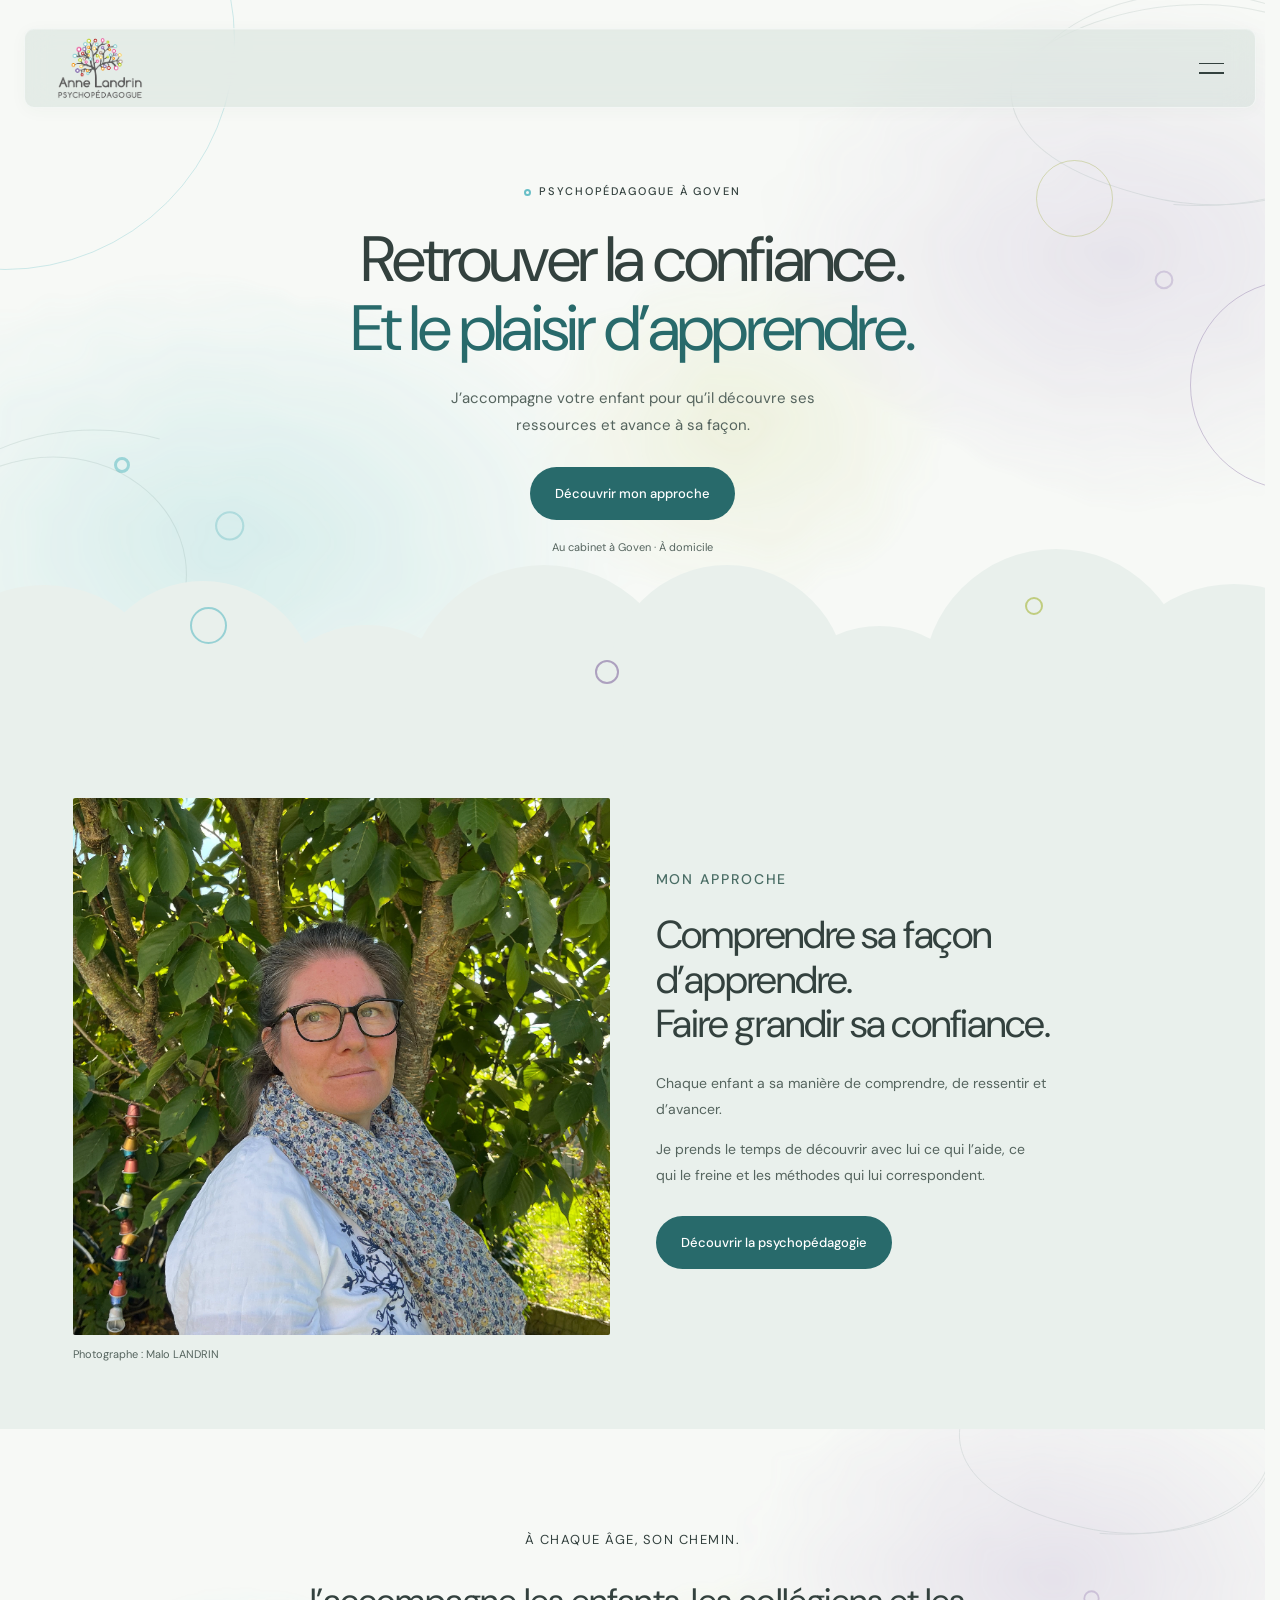
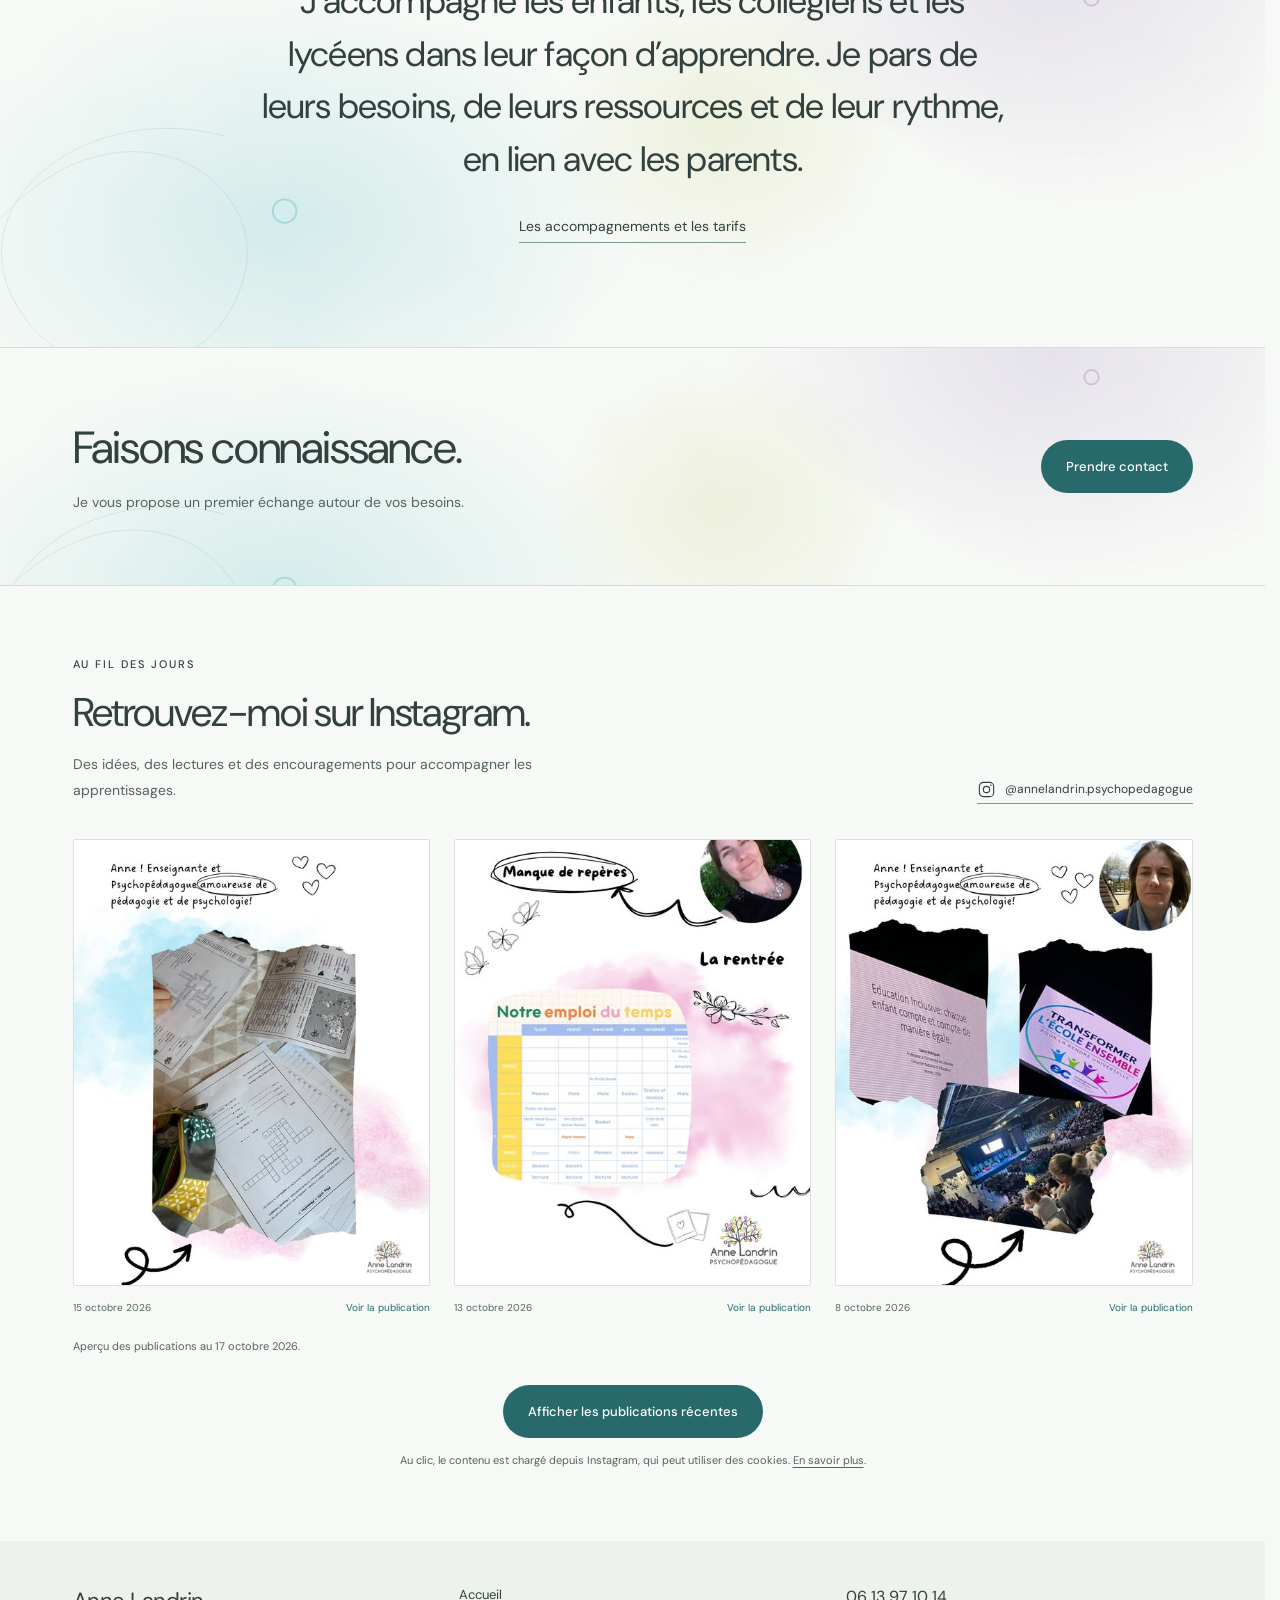
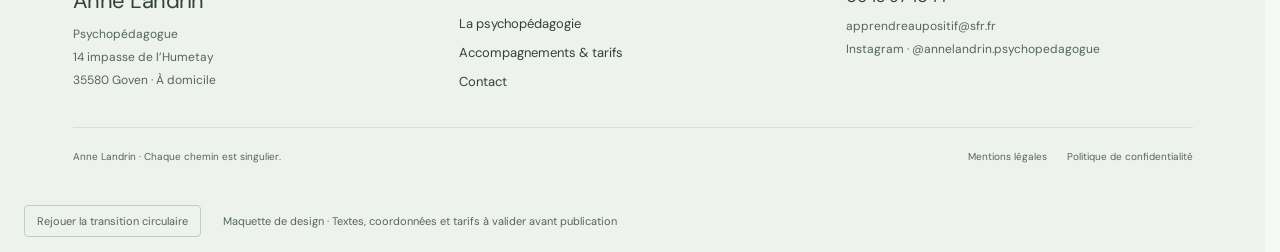
<file: index.html>
<!doctype html>
<html lang="fr"><head>
<!-- Métadonnées de maquette : ✏️ MODIFIABLE — titre et description. Le domaine et les balises de partage seront ajoutés avant publication. -->
<meta charset="utf-8"><meta name="viewport" content="width=device-width, initial-scale=1"><meta name="robots" content="noindex,nofollow">
<title>Psychopédagogue à Goven | Anne Landrin</title><meta name="description" content="Anne Landrin, psychopédagogue à Goven : accompagnement des enfants, collégiens et lycéens, au cabinet ou à domicile."><meta name="theme-color" content="#f7f9f6">
<link rel="icon" href="logo.png" type="image/png"><link rel="stylesheet" href="https://fonts.googleapis.com/css2?family=DM+Sans:wght@400;500;600&display=swap"><link rel="stylesheet" href="style.css?v=d223acf42a"><script src="script.js?v=b653916427" defer></script>
</head><body><div id="al-lumiere-v2"><div class="al-site"><div class="al-page-content"><!-- ✏️ MODIFIABLE : logo et libellés. Le bandeau reste fixe sur toutes les pages. -->
    <a class="al-skip" href="#contenu">Aller au contenu</a>
    <header class="al-header"><a class="al-brand" href="index.html" aria-label="Anne Landrin, accueil"><img class="al-logo" src="logo.png" alt="Anne Landrin, psychopédagogue" width="567" height="425"></a><button class="al-toggle" type="button" id="al-v2-open" aria-label="Ouvrir le menu" aria-expanded="false" aria-controls="al-v2-menu"><span aria-hidden="true"></span><span aria-hidden="true"></span></button></header>
    <noscript><nav class="al-preview-tools" style="padding-top:120px" aria-label="Navigation sans JavaScript"><a href="index.html" aria-current="page">Accueil</a><a href="psychopedagogie.html">La psychopédagogie</a><a href="accompagnements-tarifs.html">Accompagnements &amp; tarifs</a><a href="contact.html">Contact</a></nav></noscript><main id="contenu"><section class="al-hero" id="al-v2-home" aria-labelledby="al-v2-title">
          <div class="al-ambient a" aria-hidden="true"></div><div class="al-ambient b" aria-hidden="true"></div><div class="al-ambient c" aria-hidden="true"></div><div class="al-ambient d" aria-hidden="true"></div>
          <div class="al-wash al-wash-hero" aria-hidden="true"></div><div class="al-hero-copy">
            <p class="al-kicker"><span class="al-dot" aria-hidden="true"></span>Psychopédagogue à Goven</p>
            <h1 id="al-v2-title">Retrouver la confiance.<br><em>Et le plaisir d’apprendre.</em></h1>
            <p class="al-lead">J’accompagne votre enfant pour qu’il découvre ses ressources et avance à sa façon.</p>
            <a class="al-action cursor-interaction" href="#al-v2-approach">Découvrir mon approche</a>
            <p class="al-location">Au cabinet à Goven · À domicile</p>
          </div>
          <!-- Transition décorative : modifier les positions et diamètres ici, les teintes dans les variables CSS. -->
          <div class="al-transition" aria-hidden="true">
            <div class="al-transition-base"></div>
            <span class="al-disc" style="--al-x:-7%;--al-size:21%;--al-y:-88px"></span>
            <span class="al-disc" style="--al-x:7%;--al-size:18%;--al-y:-46px"></span>
            <span class="al-disc" style="--al-x:20%;--al-size:18%;--al-y:-90px"></span>
            <span class="al-disc" style="--al-x:32%;--al-size:22%;--al-y:-80px"></span>
            <span class="al-disc" style="--al-x:48%;--al-size:19%;--al-y:-43px"></span>
            <span class="al-disc" style="--al-x:61%;--al-size:17%;--al-y:-78px"></span>
            <span class="al-disc" style="--al-x:73%;--al-size:21%;--al-y:-52px"></span>
            <span class="al-disc" style="--al-x:87%;--al-size:21%;--al-y:-87px"></span>
            <span class="al-outline" style="--al-ring-size:37px;--al-ring-x:15%;--al-ring-y:10px;--al-ring-color:var(--al-cyan)"></span>
            <span class="al-outline" style="--al-ring-size:24px;--al-ring-x:47%;--al-ring-y:63px;--al-ring-color:var(--al-plum)"></span>
            <span class="al-outline" style="--al-ring-size:18px;--al-ring-x:81%;--al-ring-y:0px;--al-ring-color:var(--al-lime)"></span>
          </div>
        </section>
<!-- ✏️ MODIFIABLE : portrait d'Anne Landrin, crédit photo, titre et présentation de l'approche. -->
<section class="al-approach" id="al-v2-approach" aria-labelledby="approche-titre"><div class="al-split"><figure class="al-photo"><img src="img-accueil.png" alt="Image d'accueil : portrait d'Anne LANDRIN" width="748" height="838" loading="lazy"><figcaption>Photographe : Malo LANDRIN</figcaption></figure><div class="al-copy"><p class="al-kicker">Mon approche</p><h2 id="approche-titre">Comprendre sa façon d’apprendre.<br>Faire grandir sa confiance.</h2><p>Chaque enfant a sa manière de comprendre, de ressentir et d’avancer.</p><p>Je prends le temps de découvrir avec lui ce qui l’aide, ce qui le freine et les méthodes qui lui correspondent.</p><a class="al-action" href="psychopedagogie.html">Découvrir la psychopédagogie</a></div></div></section>
<!-- ✏️ MODIFIABLE : court texte réunissant les trois publics, sans cartes. -->
<section class="al-section al-path-note" id="al-v2-offers" aria-labelledby="chemin-titre"><div class="al-wash" aria-hidden="true"></div><div class="al-container"><h2 id="chemin-titre">À chaque âge, son chemin.</h2><p>J’accompagne les enfants, les collégiens et les lycéens dans leur façon d’apprendre. Je pars de leurs besoins, de leurs ressources et de leur rythme, en lien avec les parents.</p><a class="al-text-link" href="accompagnements-tarifs.html">Les accompagnements et les tarifs</a></div></section>
<!-- ✏️ MODIFIABLE : invitation de fin de page et lien vers le contact. -->
    <section class="al-closing"><div class="al-wash" aria-hidden="true"></div><div class="al-container"><div><h2>Faisons connaissance.</h2><p>Je vous propose un premier échange autour de vos besoins.</p></div><a class="al-action" href="contact.html">Prendre contact</a></div></section><!-- Instagram : aperçu local daté, puis intégration officielle du profil uniquement au clic. -->
<section class="al-section al-instagram" id="instagram" aria-labelledby="instagram-title">
  <div class="al-container">
    <div class="al-instagram-heading">
      <div><p class="al-kicker">Au fil des jours</p><h2 id="instagram-title">Retrouvez-moi sur Instagram.</h2><p class="al-prose">Des idées, des lectures et des encouragements pour accompagner les apprentissages.</p></div>
      <a class="al-instagram-profile al-text-link" href="https://www.instagram.com/annelandrin.psychopedagogue/" target="_blank" rel="noopener noreferrer" aria-label="Ouvrir le profil @annelandrin.psychopedagogue sur Instagram, nouvel onglet"><svg viewBox="0 0 24 24" fill="none" aria-hidden="true"><rect x="3" y="3" width="18" height="18" rx="5" stroke="currentColor" stroke-width="1.4"/><circle cx="12" cy="12" r="4" stroke="currentColor" stroke-width="1.4"/><circle cx="17.5" cy="6.6" r="1" fill="currentColor"/></svg><span>@annelandrin.psychopedagogue</span></a>
    </div>
    <div id="instagram-preview">
      <div class="al-instagram-grid">
        <a class="al-instagram-post" href="https://www.instagram.com/annelandrin.psychopedagogue/p/Degmcualk1Z/" target="_blank" rel="noopener noreferrer" aria-label="Voir la publication Instagram du 15 octobre 2026, nouvel onglet"><img src="instagram-2026-10-15.jpg" width="512" height="640" loading="lazy" alt="Publication d’Anne Landrin du 15 octobre 2026"><span><time datetime="2026-10-15">15 octobre 2026</time><span>Voir la publication</span></span></a>
        <a class="al-instagram-post" href="https://www.instagram.com/annelandrin.psychopedagogue/p/DebqiTylrhY/" target="_blank" rel="noopener noreferrer" aria-label="Voir la publication Instagram du 13 octobre 2026, nouvel onglet"><img src="instagram-2026-10-13.jpg" width="512" height="640" loading="lazy" alt="Publication d’Anne Landrin du 13 octobre 2026"><span><time datetime="2026-10-13">13 octobre 2026</time><span>Voir la publication</span></span></a>
        <a class="al-instagram-post" href="https://www.instagram.com/annelandrin.psychopedagogue/p/DeOwbCqEXMf/" target="_blank" rel="noopener noreferrer" aria-label="Voir la publication Instagram du 8 octobre 2026, nouvel onglet"><img src="instagram-2026-10-08.jpg" width="512" height="640" loading="lazy" alt="Publication d’Anne Landrin du 8 octobre 2026"><span><time datetime="2026-10-08">8 octobre 2026</time><span>Voir la publication</span></span></a>
      </div>
      <p class="al-instagram-date">Aperçu des publications au 17 octobre 2026.</p>
    </div>
    <div id="instagram-live" class="al-instagram-live" aria-label="Publications fournies par Instagram" hidden></div>
    <div class="al-instagram-controls">
      <button class="al-action al-instagram-load" id="instagram-load" type="button" aria-controls="instagram-live" aria-expanded="false" aria-describedby="instagram-privacy" hidden>Afficher les publications récentes</button>
      <button class="al-instagram-back" id="instagram-back" type="button" hidden>Revenir aux vignettes</button>
      <p id="instagram-privacy">Au clic, le contenu est chargé depuis Instagram, qui peut utiliser des cookies. <a href="politique-confidentialite.html">En savoir plus</a>.</p>
      <p class="al-instagram-status" id="instagram-status" role="status" aria-live="polite"></p>
    </div>
  </div>
</section>
</main><!-- ✏️ MODIFIABLE : pied de page partagé, coordonnées et liens sociaux à compléter. -->
    <footer class="al-footer"><div class="al-container"><div class="al-footer-grid"><div><div class="al-footer-name">Anne Landrin</div><p>Psychopédagogue<br>14 impasse de l’Humetay<br>35580 Goven · À domicile</p></div><nav aria-label="Navigation de pied de page"><a href="index.html" aria-current="page">Accueil</a><a href="psychopedagogie.html">La psychopédagogie</a><a href="accompagnements-tarifs.html">Accompagnements &amp; tarifs</a><a href="contact.html">Contact</a></nav><div><a href="tel:+33613971014">06 13 97 10 14</a><p><a href="mailto:apprendreaupositif@sfr.fr">apprendreaupositif@sfr.fr</a><br><a href="https://www.instagram.com/annelandrin.psychopedagogue/" target="_blank" rel="noopener noreferrer">Instagram · @annelandrin.psychopedagogue</a></p></div></div><div class="al-footer-meta"><span>Anne Landrin · Chaque chemin est singulier.</span><div><a href="mentions-legales.html">Mentions légales</a><a href="politique-confidentialite.html">Politique de confidentialité</a></div></div></div></footer>
<!-- Annotation hors du contenu commercial : textes et données encore à valider dans cette étude de design. -->
<div class="al-preview-tools"><button id="al-v2-replay" type="button">Rejouer la transition circulaire</button><span>Maquette de design · Textes, coordonnées et tarifs à valider avant publication</span><span class="al-sr-only" id="al-v2-status" aria-live="polite"></span></div></div><!-- Navigation latérale : modifier les destinations dans les liens ci-dessous. -->
    <div class="al-shade" id="al-v2-shade" aria-hidden="true" hidden></div>
    <aside class="al-drawer" id="al-v2-menu" role="dialog" aria-modal="true" aria-label="Menu principal" hidden><div class="al-drawer-header"><img class="al-logo" src="logo.png" alt="Anne Landrin, psychopédagogue" width="567" height="425"><button class="al-toggle al-close" id="al-v2-close" type="button" aria-label="Fermer le menu"><span aria-hidden="true"></span><span aria-hidden="true"></span></button></div>
    <nav aria-label="Navigation principale"><a href="index.html" aria-current="page"><span class="al-menu-label">Accueil</span></a><a href="psychopedagogie.html"><span class="al-menu-label">La psychopédagogie</span></a><a href="accompagnements-tarifs.html"><span class="al-menu-label">Accompagnements &amp; tarifs</span></a><a href="contact.html"><span class="al-menu-label">Contact</span></a></nav><div class="al-drawer-bottom"><p class="al-location"><span class="al-dot" aria-hidden="true"></span>Au cabinet à Goven · À domicile</p><a class="al-action" href="contact.html">Prendre rendez-vous</a><p class="al-drawer-footer">Anne Landrin<br>Psychopédagogue</p></div></aside></div></div></body></html>
</file>
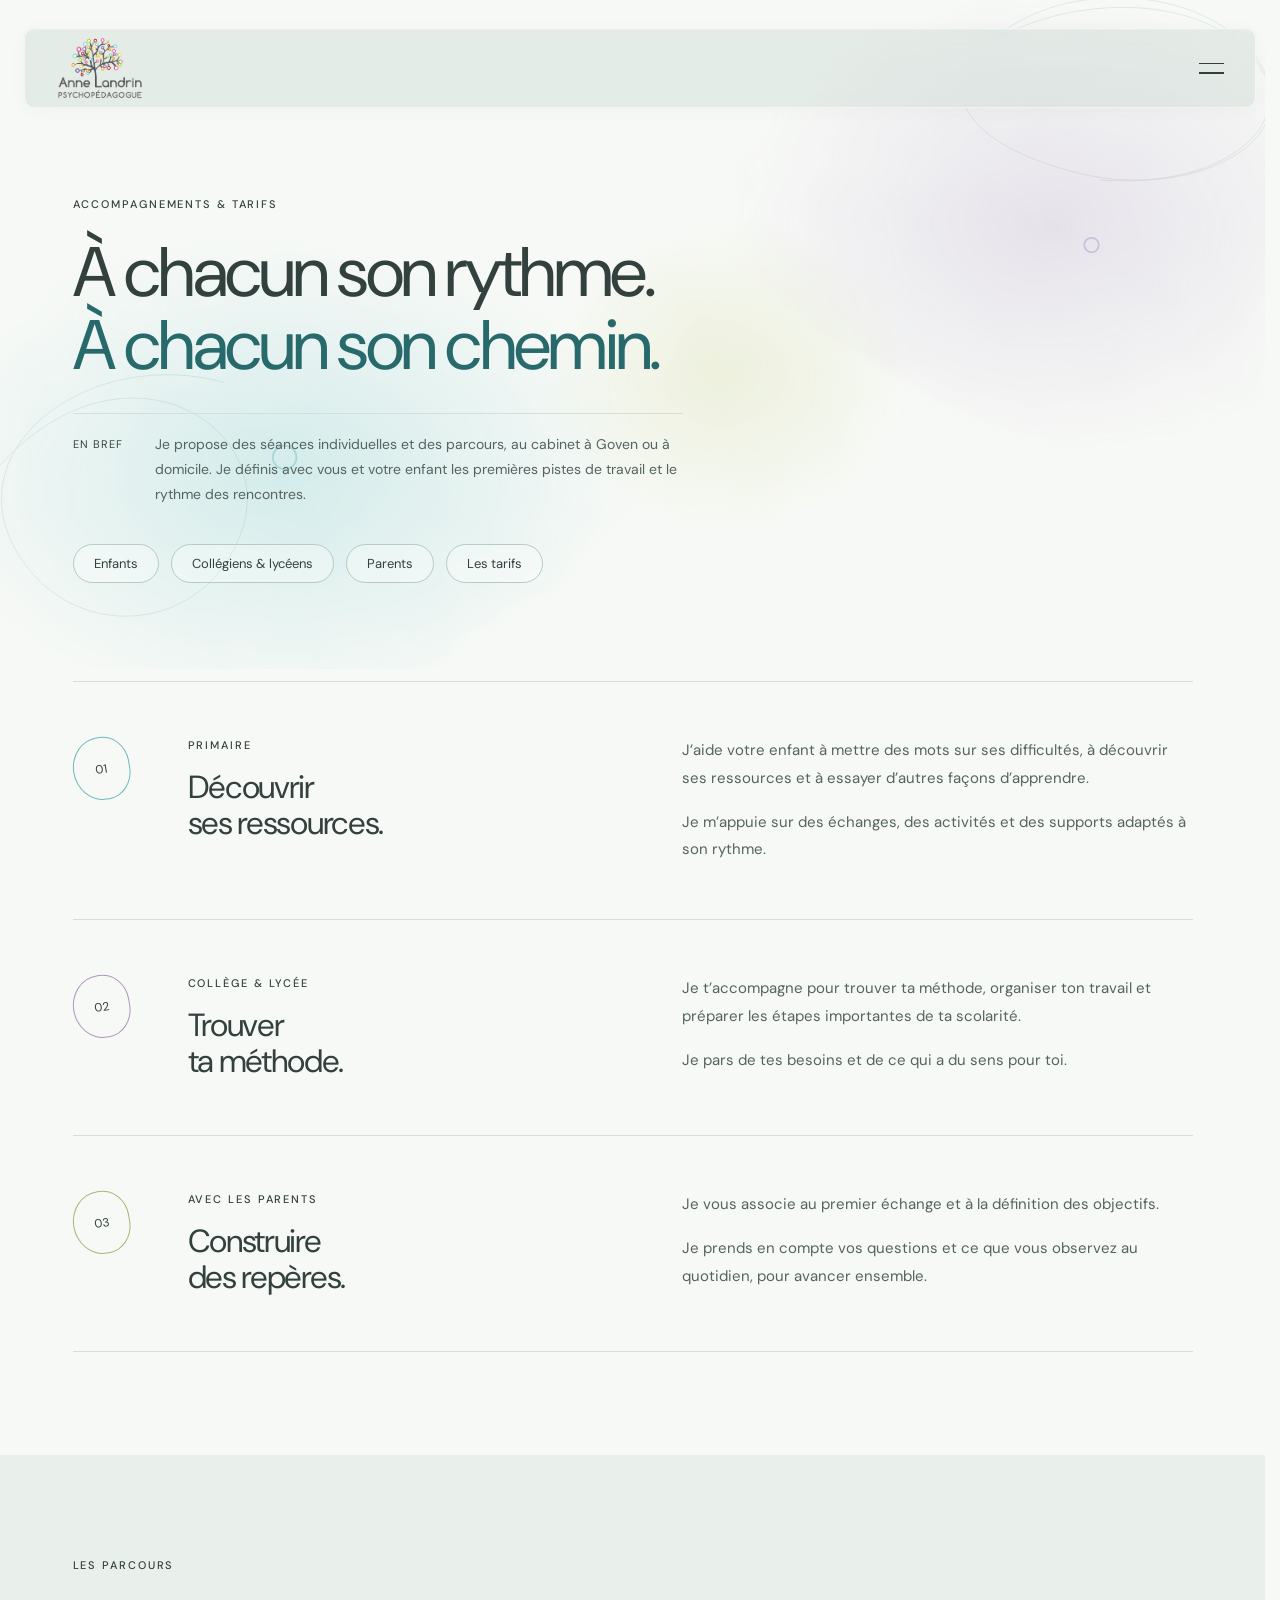
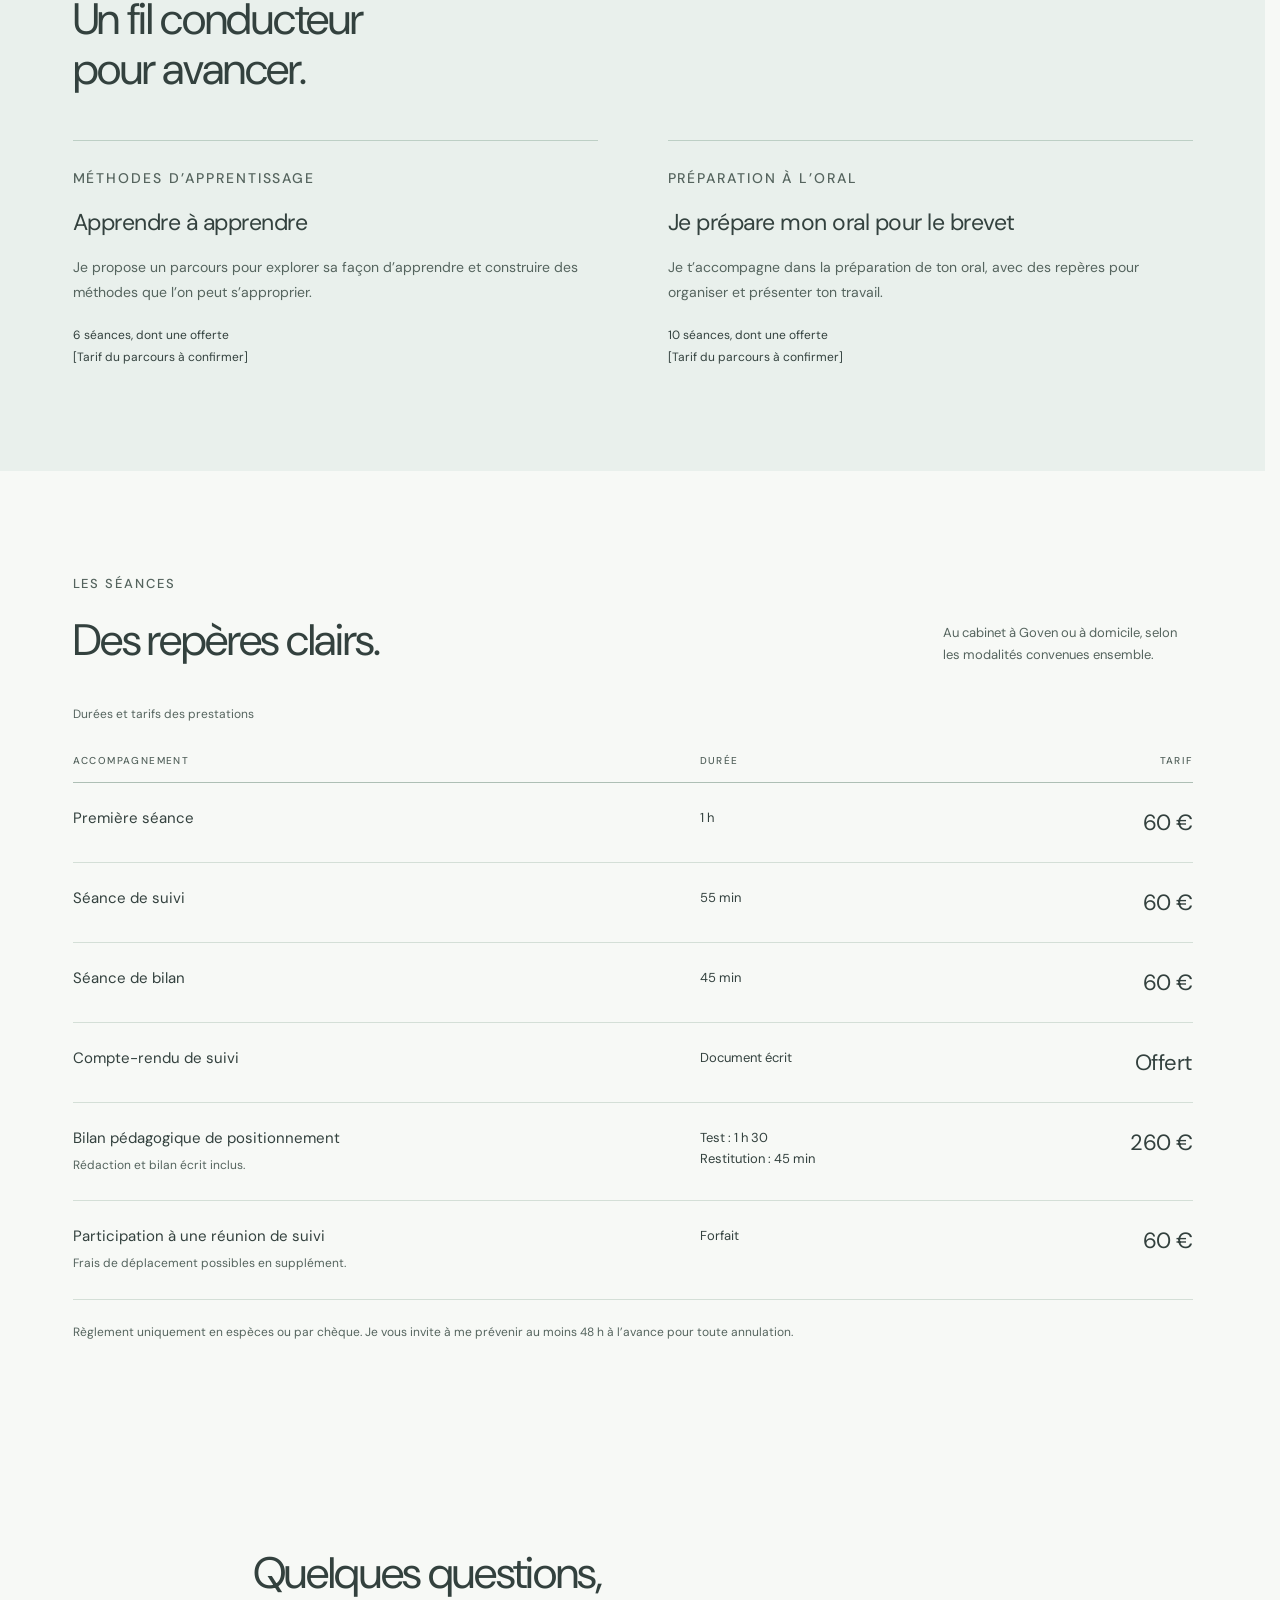
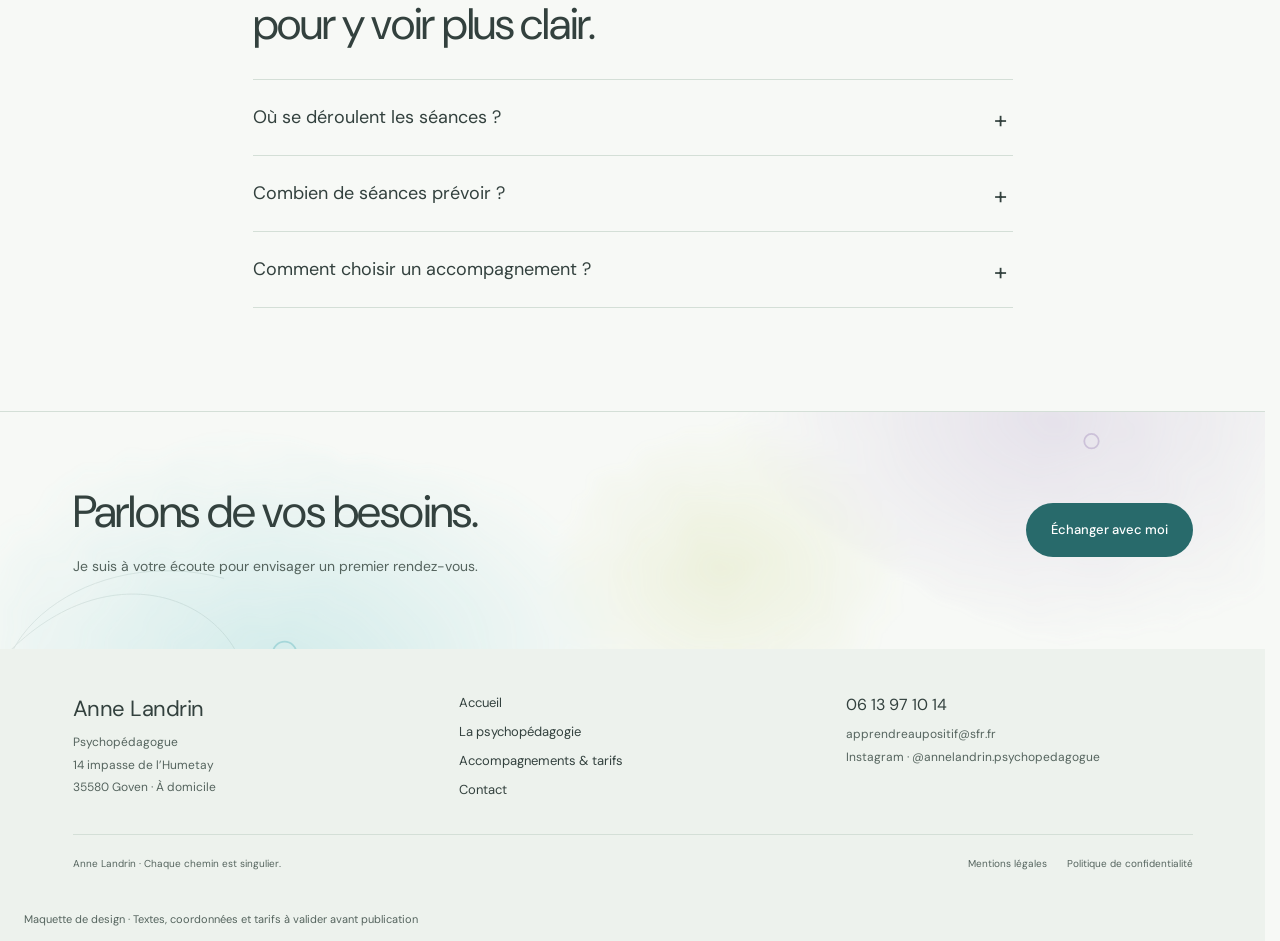
<file: accompagnements-tarifs.html>
<!doctype html>
<html lang="fr"><head>
<!-- Métadonnées de maquette : ✏️ MODIFIABLE — titre et description. Le domaine et les balises de partage seront ajoutés avant publication. -->
<meta charset="utf-8"><meta name="viewport" content="width=device-width, initial-scale=1"><meta name="robots" content="noindex,nofollow">
<title>Accompagnements et tarifs | Anne Landrin à Goven</title><meta name="description" content="Séances, parcours, durées et tarifs des accompagnements en psychopédagogie proposés par Anne Landrin."><meta name="theme-color" content="#f7f9f6">
<link rel="icon" href="logo.png" type="image/png"><link rel="stylesheet" href="https://fonts.googleapis.com/css2?family=DM+Sans:wght@400;500;600&display=swap"><link rel="stylesheet" href="style.css?v=d223acf42a"><script src="script.js?v=b653916427" defer></script>
</head><body><div id="al-lumiere-v2"><div class="al-site"><div class="al-page-content"><!-- ✏️ MODIFIABLE : logo et libellés. Le bandeau reste fixe sur toutes les pages. -->
    <a class="al-skip" href="#contenu">Aller au contenu</a>
    <header class="al-header"><a class="al-brand" href="index.html" aria-label="Anne Landrin, accueil"><img class="al-logo" src="logo.png" alt="Anne Landrin, psychopédagogue" width="567" height="425"></a><button class="al-toggle" type="button" id="al-v2-open" aria-label="Ouvrir le menu" aria-expanded="false" aria-controls="al-v2-menu"><span aria-hidden="true"></span><span aria-hidden="true"></span></button></header>
    <noscript><nav class="al-preview-tools" style="padding-top:120px" aria-label="Navigation sans JavaScript"><a href="index.html">Accueil</a><a href="psychopedagogie.html">La psychopédagogie</a><a href="accompagnements-tarifs.html" aria-current="page">Accompagnements &amp; tarifs</a><a href="contact.html">Contact</a></nav></noscript><main id="contenu"><!-- ✏️ MODIFIABLE : présentation des offres et liens vers leurs sections. -->
<section class="al-page-hero"><div class="al-wash" aria-hidden="true"></div><div class="al-container"><p class="al-kicker">Accompagnements & tarifs</p><h1>À chacun son rythme.<br><em>À chacun son chemin.</em></h1><div class="al-brief"><span>En bref</span><p>Je propose des séances individuelles et des parcours, au cabinet à Goven ou à domicile. Je définis avec vous et votre enfant les premières pistes de travail et le rythme des rencontres.</p></div><nav class="al-page-nav" aria-label="Sur cette page"><a href="#enfants">Enfants</a><a href="#adolescents">Collégiens & lycéens</a><a href="#parents">Parents</a><a href="#tarifs">Les tarifs</a></nav></div></section>
<!-- ✏️ MODIFIABLE : publics, objectifs et déroulement des séances. -->
<section class="al-section" style="padding-top:12px"><div class="al-container"><article class="al-audience" id="enfants"><span class="al-ring-number" aria-hidden="true">01</span><div><p class="al-kicker">Primaire</p><h2>Découvrir<br>ses ressources.</h2></div><div class="al-prose"><p>J’aide votre enfant à mettre des mots sur ses difficultés, à découvrir ses ressources et à essayer d’autres façons d’apprendre.</p><p>Je m’appuie sur des échanges, des activités et des supports adaptés à son rythme.</p></div></article><article class="al-audience" id="adolescents"><span class="al-ring-number" aria-hidden="true">02</span><div><p class="al-kicker">Collège & lycée</p><h2>Trouver<br>ta méthode.</h2></div><div class="al-prose"><p>Je t’accompagne pour trouver ta méthode, organiser ton travail et préparer les étapes importantes de ta scolarité.</p><p>Je pars de tes besoins et de ce qui a du sens pour toi.</p></div></article><article class="al-audience" id="parents"><span class="al-ring-number" aria-hidden="true">03</span><div><p class="al-kicker">Avec les parents</p><h2>Construire<br>des repères.</h2></div><div class="al-prose"><p>Je vous associe au premier échange et à la définition des objectifs.</p><p>Je prends en compte vos questions et ce que vous observez au quotidien, pour avancer ensemble.</p></div></article></div></section>
<!-- ✏️ MODIFIABLE : parcours décrits dans le document, sans calculer de prix global non fourni. -->
<section class="al-section al-sage"><div class="al-container"><p class="al-kicker">Les parcours</p><h2 style="margin-top:20px">Un fil conducteur<br>pour avancer.</h2><div class="al-workshops"><article class="al-workshop"><p class="al-kicker">Méthodes d’apprentissage</p><h3>Apprendre à apprendre</h3><p>Je propose un parcours pour explorer sa façon d’apprendre et construire des méthodes que l’on peut s’approprier.</p><p class="al-meta">6 séances, dont une offerte<br>[Tarif du parcours à confirmer]</p></article><article class="al-workshop"><p class="al-kicker">Préparation à l’oral</p><h3>Je prépare mon oral pour le brevet</h3><p>Je t’accompagne dans la préparation de ton oral, avec des repères pour organiser et présenter ton travail.</p><p class="al-meta">10 séances, dont une offerte<br>[Tarif du parcours à confirmer]</p></article></div></div></section>
<!-- ✏️ MODIFIABLE : durées et tarifs repris du document de travail. -->
<section class="al-section" id="tarifs"><div class="al-container"><div class="al-price-heading"><div><p class="al-kicker">Les séances</p><h2 style="margin-top:20px">Des repères clairs.</h2></div><p>Au cabinet à Goven ou à domicile, selon les modalités convenues ensemble.</p></div><div class="al-table-wrap"><table><caption>Durées et tarifs des prestations</caption><thead><tr><th scope="col">Accompagnement</th><th scope="col">Durée</th><th scope="col">Tarif</th></tr></thead><tbody><tr><td>Première séance</td><td>1 h</td><td>60 €</td></tr><tr><td>Séance de suivi</td><td>55 min</td><td>60 €</td></tr><tr><td>Séance de bilan</td><td>45 min</td><td>60 €</td></tr><tr><td>Compte-rendu de suivi</td><td>Document écrit</td><td>Offert</td></tr><tr><td>Bilan pédagogique de positionnement<small>Rédaction et bilan écrit inclus.</small></td><td>Test : 1 h 30<br>Restitution : 45 min</td><td>260 €</td></tr><tr><td>Participation à une réunion de suivi<small>Frais de déplacement possibles en supplément.</small></td><td>Forfait</td><td>60 €</td></tr></tbody></table></div><p class="al-price-note">Règlement uniquement en espèces ou par chèque. Je vous invite à me prévenir au moins 48 h à l’avance pour toute annulation.</p></div></section>
<!-- ✏️ MODIFIABLE : questions et réponses provisoires. Les accordéons fonctionnent sans JavaScript. --><section class="al-section"><div class="al-container"><div class="al-faq"><h2>Quelques questions,<br>pour y voir plus clair.</h2><details><summary>Où se déroulent les séances ?</summary><div class="al-prose"><p>Je vous accueille au cabinet, au 14 impasse de l’Humetay, 35580 Goven, et je propose également un accompagnement à domicile. [Communes desservies à préciser.]</p></div></details><details><summary>Combien de séances prévoir ?</summary><div class="al-prose"><p>Je définis avec vous les premières pistes de travail et je fais le point au fil des rencontres. Le rythme et la durée de l’accompagnement dépendent de la demande.</p></div></details><details><summary>Comment choisir un accompagnement ?</summary><div class="al-prose"><p>Je vous propose un premier échange pour comprendre vos besoins et envisager les modalités les plus adaptées.</p></div></details></div></div></section><!-- ✏️ MODIFIABLE : invitation de fin de page et lien vers le contact. -->
    <section class="al-closing"><div class="al-wash" aria-hidden="true"></div><div class="al-container"><div><h2>Parlons de vos besoins.</h2><p>Je suis à votre écoute pour envisager un premier rendez-vous.</p></div><a class="al-action" href="contact.html">Échanger avec moi</a></div></section></main><!-- ✏️ MODIFIABLE : pied de page partagé, coordonnées et liens sociaux à compléter. -->
    <footer class="al-footer"><div class="al-container"><div class="al-footer-grid"><div><div class="al-footer-name">Anne Landrin</div><p>Psychopédagogue<br>14 impasse de l’Humetay<br>35580 Goven · À domicile</p></div><nav aria-label="Navigation de pied de page"><a href="index.html">Accueil</a><a href="psychopedagogie.html">La psychopédagogie</a><a href="accompagnements-tarifs.html" aria-current="page">Accompagnements &amp; tarifs</a><a href="contact.html">Contact</a></nav><div><a href="tel:+33613971014">06 13 97 10 14</a><p><a href="mailto:apprendreaupositif@sfr.fr">apprendreaupositif@sfr.fr</a><br><a href="https://www.instagram.com/annelandrin.psychopedagogue/" target="_blank" rel="noopener noreferrer">Instagram · @annelandrin.psychopedagogue</a></p></div></div><div class="al-footer-meta"><span>Anne Landrin · Chaque chemin est singulier.</span><div><a href="mentions-legales.html">Mentions légales</a><a href="politique-confidentialite.html">Politique de confidentialité</a></div></div></div></footer>
<!-- Annotation hors du contenu commercial : textes et données encore à valider dans cette étude de design. -->
<div class="al-preview-tools"><span>Maquette de design · Textes, coordonnées et tarifs à valider avant publication</span><span class="al-sr-only" id="al-v2-status" aria-live="polite"></span></div></div><!-- Navigation latérale : modifier les destinations dans les liens ci-dessous. -->
    <div class="al-shade" id="al-v2-shade" aria-hidden="true" hidden></div>
    <aside class="al-drawer" id="al-v2-menu" role="dialog" aria-modal="true" aria-label="Menu principal" hidden><div class="al-drawer-header"><img class="al-logo" src="logo.png" alt="Anne Landrin, psychopédagogue" width="567" height="425"><button class="al-toggle al-close" id="al-v2-close" type="button" aria-label="Fermer le menu"><span aria-hidden="true"></span><span aria-hidden="true"></span></button></div>
    <nav aria-label="Navigation principale"><a href="index.html"><span class="al-menu-label">Accueil</span></a><a href="psychopedagogie.html"><span class="al-menu-label">La psychopédagogie</span></a><a href="accompagnements-tarifs.html" aria-current="page"><span class="al-menu-label">Accompagnements &amp; tarifs</span></a><a href="contact.html"><span class="al-menu-label">Contact</span></a></nav><div class="al-drawer-bottom"><p class="al-location"><span class="al-dot" aria-hidden="true"></span>Au cabinet à Goven · À domicile</p><a class="al-action" href="contact.html">Prendre rendez-vous</a><p class="al-drawer-footer">Anne Landrin<br>Psychopédagogue</p></div></aside></div></div></body></html>
</file>
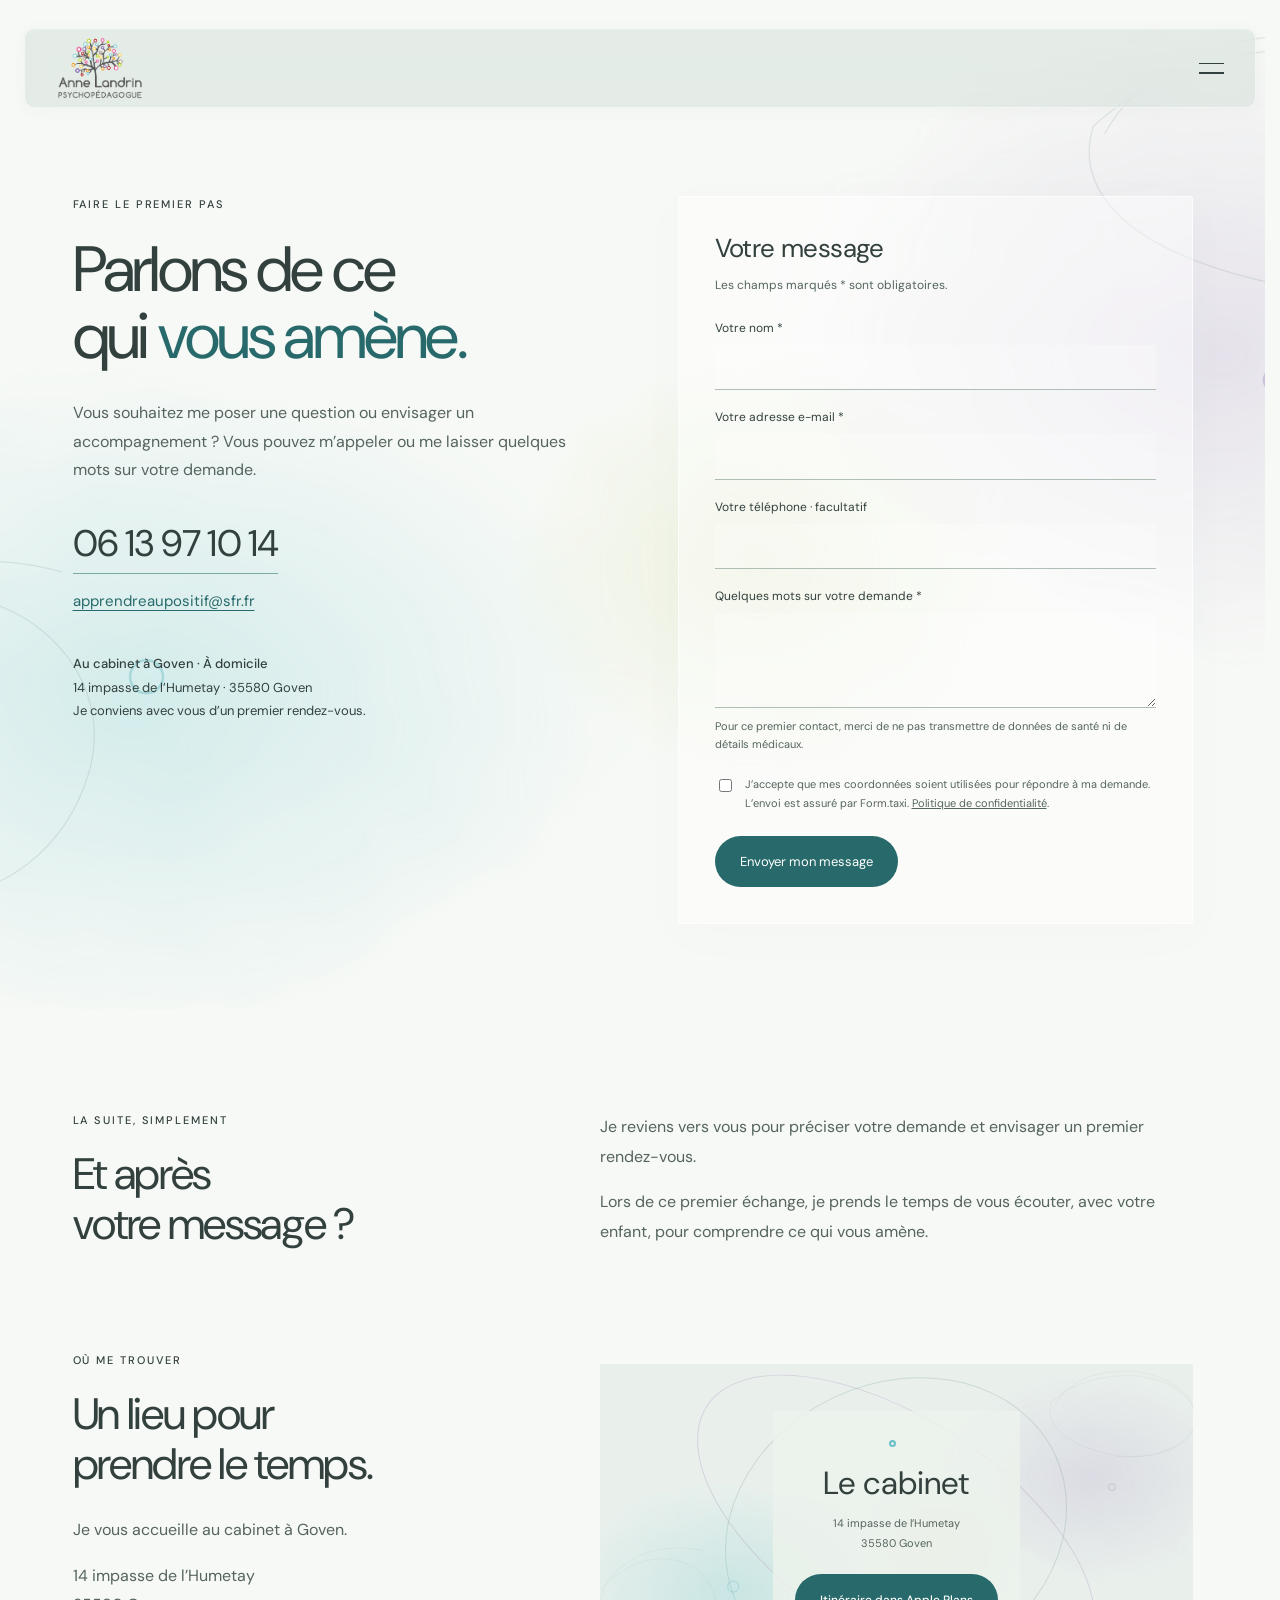
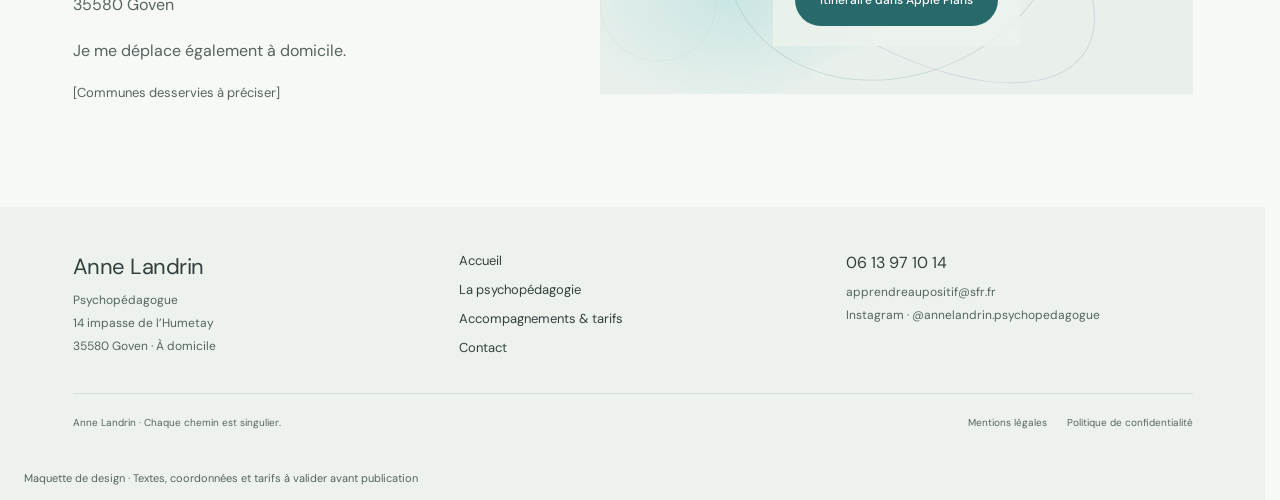
<file: contact.html>
<!doctype html>
<html lang="fr"><head>
<!-- Métadonnées de maquette : ✏️ MODIFIABLE — titre et description. Le domaine et les balises de partage seront ajoutés avant publication. -->
<meta charset="utf-8"><meta name="viewport" content="width=device-width, initial-scale=1"><meta name="robots" content="noindex,nofollow">
<title>Contact et rendez-vous | Anne Landrin à Goven</title><meta name="description" content="Contacter Anne Landrin, psychopédagogue à Goven, pour poser une question ou envisager un accompagnement."><meta name="theme-color" content="#f7f9f6">
<link rel="icon" href="logo.png" type="image/png"><link rel="stylesheet" href="https://fonts.googleapis.com/css2?family=DM+Sans:wght@400;500;600&display=swap"><link rel="stylesheet" href="style.css?v=d223acf42a"><script src="script.js?v=b653916427" defer></script>
</head><body><div id="al-lumiere-v2"><div class="al-site"><div class="al-page-content"><!-- ✏️ MODIFIABLE : logo et libellés. Le bandeau reste fixe sur toutes les pages. -->
    <a class="al-skip" href="#contenu">Aller au contenu</a>
    <header class="al-header"><a class="al-brand" href="index.html" aria-label="Anne Landrin, accueil"><img class="al-logo" src="logo.png" alt="Anne Landrin, psychopédagogue" width="567" height="425"></a><button class="al-toggle" type="button" id="al-v2-open" aria-label="Ouvrir le menu" aria-expanded="false" aria-controls="al-v2-menu"><span aria-hidden="true"></span><span aria-hidden="true"></span></button></header>
    <noscript><nav class="al-preview-tools" style="padding-top:120px" aria-label="Navigation sans JavaScript"><a href="index.html">Accueil</a><a href="psychopedagogie.html">La psychopédagogie</a><a href="accompagnements-tarifs.html">Accompagnements &amp; tarifs</a><a href="contact.html" aria-current="page">Contact</a></nav></noscript><main id="contenu"><!-- ✏️ MODIFIABLE : téléphone fourni dans la publication Instagram, autres coordonnées à renseigner. -->
<section class="al-page-hero"><div class="al-wash" aria-hidden="true"></div><div class="al-container al-contact-layout"><div class="al-contact-copy"><p class="al-kicker">Faire le premier pas</p><h1>Parlons de ce<br>qui <em>vous amène.</em></h1><p class="al-page-lead">Vous souhaitez me poser une question ou envisager un accompagnement ? Vous pouvez m’appeler ou me laisser quelques mots sur votre demande.</p><a class="al-phone" href="tel:+33613971014">06 13 97 10 14</a><p class="al-contact-email"><a href="mailto:apprendreaupositif@sfr.fr">apprendreaupositif@sfr.fr</a></p><div class="al-place-line"><strong>Au cabinet à Goven · À domicile</strong><br>14 impasse de l’Humetay · 35580 Goven<br>Je conviens avec vous d’un premier rendez-vous.</div></div>
<!-- Form.taxi : le destinataire est configuré dans le compte, jamais dans les fichiers du site. -->
<form class="al-form" id="contact-form" action="https://form.taxi/s/4l9t3mr9" method="POST" accept-charset="UTF-8">
<h2>Votre message</h2><p class="al-form-note" id="form-note">Les champs marqués * sont obligatoires.</p>
<input type="hidden" name="_subject" value="Nouvelle demande de contact — Site Anne Landrin"><input type="hidden" name="_lang" value="fr">
<input type="text" name="_gotcha" hidden tabindex="-1" autocomplete="off" aria-hidden="true">
<div class="al-field"><label for="name">Votre nom *</label><input id="name" name="name" type="text" autocomplete="name" maxlength="120" required></div>
<div class="al-field"><label for="email">Votre adresse e-mail *</label><input id="email" name="email" type="email" autocomplete="email" maxlength="254" required></div>
<div class="al-field"><label for="phone">Votre téléphone · facultatif</label><input id="phone" name="phone" type="tel" autocomplete="tel" maxlength="40"></div>
<div class="al-field"><label for="message">Quelques mots sur votre demande *</label><textarea id="message" name="message" rows="3" maxlength="3000" aria-describedby="message-note" required></textarea><p class="al-field-note" id="message-note">Pour ce premier contact, merci de ne pas transmettre de données de santé ni de détails médicaux.</p></div>
<label class="al-consent"><input type="checkbox" name="consent" value="Coordonnées utilisées pour répondre à la demande" required><span>J’accepte que mes coordonnées soient utilisées pour répondre à ma demande. L’envoi est assuré par Form.taxi. <a href="politique-confidentialite.html">Politique de confidentialité</a>.</span></label>
<button class="al-action" type="submit" aria-describedby="form-note">Envoyer mon message</button><p class="al-form-status" id="form-status" role="status" aria-live="polite" aria-atomic="true" tabindex="-1" hidden></p>
</form></div></section>
<!-- ✏️ MODIFIABLE : suite donnée aux demandes, sans délai de réponse inventé. -->
<section class="al-section"><div class="al-container al-editorial"><div class="al-section-intro"><p class="al-kicker">La suite, simplement</p><h2>Et après<br>votre message ?</h2></div><div class="al-prose"><p>Je reviens vers vous pour préciser votre demande et envisager un premier rendez-vous.</p><p>Lors de ce premier échange, je prends le temps de vous écouter, avec votre enfant, pour comprendre ce qui vous amène.</p></div></div></section>
<!-- ✏️ MODIFIABLE : adresse du cabinet et lien d’itinéraire Apple Plans. Aucun plan tiers n’est chargé avant le clic. -->
<section class="al-section" id="acces" style="padding-top:0"><div class="al-container al-address"><div><p class="al-kicker">Où me trouver</p><h2 style="margin-top:20px">Un lieu pour<br>prendre le temps.</h2><div class="al-prose" style="margin-top:25px"><p>Je vous accueille au cabinet à Goven.</p><p>14 impasse de l’Humetay<br>35580 Goven</p><p>Je me déplace également à domicile.</p><p class="al-missing">[Communes desservies à préciser]</p></div></div><div class="al-location-art"><div class="al-wash" aria-hidden="true"></div><div class="al-location-caption"><span class="al-dot" aria-hidden="true"></span><strong>Le cabinet</strong><small>14 impasse de l’Humetay<br>35580 Goven</small><a class="al-action" href="https://maps.apple.com/directions?destination=14%20impasse%20de%20l%E2%80%99Humetay%2C%2035580%20Goven%2C%20France&amp;mode=driving" target="_blank" rel="noopener noreferrer" aria-label="Préparer mon itinéraire vers le cabinet dans Apple Plans, nouvel onglet">Itinéraire dans Apple Plans</a></div></div></div></section>
</main><!-- ✏️ MODIFIABLE : pied de page partagé, coordonnées et liens sociaux à compléter. -->
    <footer class="al-footer"><div class="al-container"><div class="al-footer-grid"><div><div class="al-footer-name">Anne Landrin</div><p>Psychopédagogue<br>14 impasse de l’Humetay<br>35580 Goven · À domicile</p></div><nav aria-label="Navigation de pied de page"><a href="index.html">Accueil</a><a href="psychopedagogie.html">La psychopédagogie</a><a href="accompagnements-tarifs.html">Accompagnements &amp; tarifs</a><a href="contact.html" aria-current="page">Contact</a></nav><div><a href="tel:+33613971014">06 13 97 10 14</a><p><a href="mailto:apprendreaupositif@sfr.fr">apprendreaupositif@sfr.fr</a><br><a href="https://www.instagram.com/annelandrin.psychopedagogue/" target="_blank" rel="noopener noreferrer">Instagram · @annelandrin.psychopedagogue</a></p></div></div><div class="al-footer-meta"><span>Anne Landrin · Chaque chemin est singulier.</span><div><a href="mentions-legales.html">Mentions légales</a><a href="politique-confidentialite.html">Politique de confidentialité</a></div></div></div></footer>
<!-- Annotation hors du contenu commercial : textes et données encore à valider dans cette étude de design. -->
<div class="al-preview-tools"><span>Maquette de design · Textes, coordonnées et tarifs à valider avant publication</span><span class="al-sr-only" id="al-v2-status" aria-live="polite"></span></div></div><!-- Navigation latérale : modifier les destinations dans les liens ci-dessous. -->
    <div class="al-shade" id="al-v2-shade" aria-hidden="true" hidden></div>
    <aside class="al-drawer" id="al-v2-menu" role="dialog" aria-modal="true" aria-label="Menu principal" hidden><div class="al-drawer-header"><img class="al-logo" src="logo.png" alt="Anne Landrin, psychopédagogue" width="567" height="425"><button class="al-toggle al-close" id="al-v2-close" type="button" aria-label="Fermer le menu"><span aria-hidden="true"></span><span aria-hidden="true"></span></button></div>
    <nav aria-label="Navigation principale"><a href="index.html"><span class="al-menu-label">Accueil</span></a><a href="psychopedagogie.html"><span class="al-menu-label">La psychopédagogie</span></a><a href="accompagnements-tarifs.html"><span class="al-menu-label">Accompagnements &amp; tarifs</span></a><a href="contact.html" aria-current="page"><span class="al-menu-label">Contact</span></a></nav><div class="al-drawer-bottom"><p class="al-location"><span class="al-dot" aria-hidden="true"></span>Au cabinet à Goven · À domicile</p><a class="al-action" href="contact.html">Prendre rendez-vous</a><p class="al-drawer-footer">Anne Landrin<br>Psychopédagogue</p></div></aside></div></div></body></html>
</file>
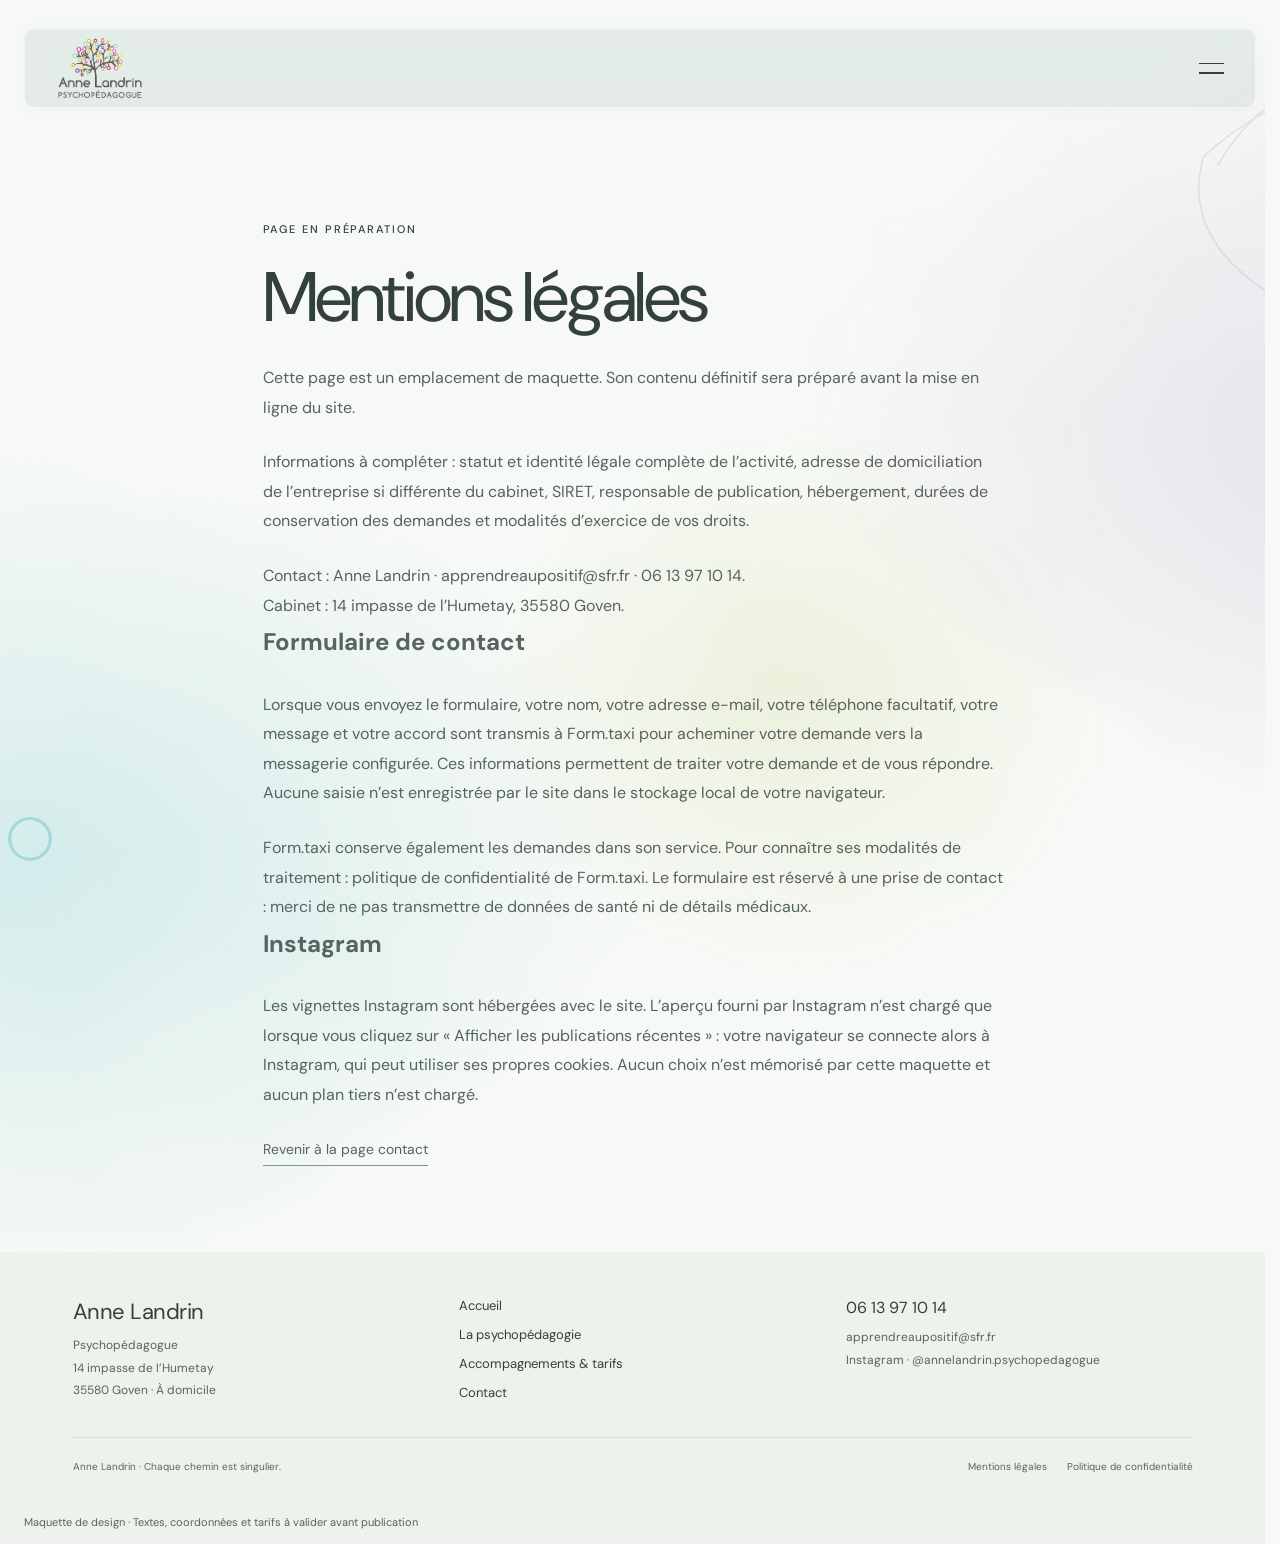
<file: mentions-legales.html>
<!doctype html>
<html lang="fr"><head>
<!-- Métadonnées de maquette : ✏️ MODIFIABLE — titre et description. Le domaine et les balises de partage seront ajoutés avant publication. -->
<meta charset="utf-8"><meta name="viewport" content="width=device-width, initial-scale=1"><meta name="robots" content="noindex,nofollow">
<title>Mentions légales | Anne Landrin</title><meta name="description" content="Emplacement de maquette pour la page mentions légales."><meta name="theme-color" content="#f7f9f6">
<link rel="icon" href="logo.png" type="image/png"><link rel="stylesheet" href="https://fonts.googleapis.com/css2?family=DM+Sans:wght@400;500;600&display=swap"><link rel="stylesheet" href="style.css?v=d223acf42a"><script src="script.js?v=b653916427" defer></script>
</head><body><div id="al-lumiere-v2"><div class="al-site"><div class="al-page-content"><!-- ✏️ MODIFIABLE : logo et libellés. Le bandeau reste fixe sur toutes les pages. -->
    <a class="al-skip" href="#contenu">Aller au contenu</a>
    <header class="al-header"><a class="al-brand" href="index.html" aria-label="Anne Landrin, accueil"><img class="al-logo" src="logo.png" alt="Anne Landrin, psychopédagogue" width="567" height="425"></a><button class="al-toggle" type="button" id="al-v2-open" aria-label="Ouvrir le menu" aria-expanded="false" aria-controls="al-v2-menu"><span aria-hidden="true"></span><span aria-hidden="true"></span></button></header>
    <noscript><nav class="al-preview-tools" style="padding-top:120px" aria-label="Navigation sans JavaScript"><a href="index.html">Accueil</a><a href="psychopedagogie.html">La psychopédagogie</a><a href="accompagnements-tarifs.html">Accompagnements &amp; tarifs</a><a href="contact.html">Contact</a></nav></noscript><main id="contenu"><!-- ✏️ MODIFIABLE : compléter et valider les informations légales avant toute publication. -->
    <section class="al-page-hero"><div class="al-wash" aria-hidden="true"></div><div class="al-container al-legal"><p class="al-kicker">Page en préparation</p><h1>Mentions légales</h1><div class="al-prose"><p>Cette page est un emplacement de maquette. Son contenu définitif sera préparé avant la mise en ligne du site.</p><p>Informations à compléter : statut et identité légale complète de l’activité, adresse de domiciliation de l’entreprise si différente du cabinet, SIRET, responsable de publication, hébergement, durées de conservation des demandes et modalités d’exercice de vos droits.</p><p>Contact : Anne Landrin · <a href="mailto:apprendreaupositif@sfr.fr">apprendreaupositif@sfr.fr</a> · <a href="tel:+33613971014">06 13 97 10 14</a>.<br>Cabinet : 14 impasse de l’Humetay, 35580 Goven.</p><h2>Formulaire de contact</h2><p>Lorsque vous envoyez le formulaire, votre nom, votre adresse e-mail, votre téléphone facultatif, votre message et votre accord sont transmis à Form.taxi pour acheminer votre demande vers la messagerie configurée. Ces informations permettent de traiter votre demande et de vous répondre. Aucune saisie n’est enregistrée par le site dans le stockage local de votre navigateur.</p><p>Form.taxi conserve également les demandes dans son service. Pour connaître ses modalités de traitement : <a href="https://form.taxi/en/privacy" target="_blank" rel="noopener noreferrer">politique de confidentialité de Form.taxi</a>. Le formulaire est réservé à une prise de contact : merci de ne pas transmettre de données de santé ni de détails médicaux.</p><h2>Instagram</h2><p>Les vignettes Instagram sont hébergées avec le site. L’aperçu fourni par Instagram n’est chargé que lorsque vous cliquez sur « Afficher les publications récentes » : votre navigateur se connecte alors à Instagram, qui peut utiliser ses propres cookies. Aucun choix n’est mémorisé par cette maquette et aucun plan tiers n’est chargé.</p><p><a class="al-text-link" href="contact.html">Revenir à la page contact</a></p></div></div></section></main><!-- ✏️ MODIFIABLE : pied de page partagé, coordonnées et liens sociaux à compléter. -->
    <footer class="al-footer"><div class="al-container"><div class="al-footer-grid"><div><div class="al-footer-name">Anne Landrin</div><p>Psychopédagogue<br>14 impasse de l’Humetay<br>35580 Goven · À domicile</p></div><nav aria-label="Navigation de pied de page"><a href="index.html">Accueil</a><a href="psychopedagogie.html">La psychopédagogie</a><a href="accompagnements-tarifs.html">Accompagnements &amp; tarifs</a><a href="contact.html">Contact</a></nav><div><a href="tel:+33613971014">06 13 97 10 14</a><p><a href="mailto:apprendreaupositif@sfr.fr">apprendreaupositif@sfr.fr</a><br><a href="https://www.instagram.com/annelandrin.psychopedagogue/" target="_blank" rel="noopener noreferrer">Instagram · @annelandrin.psychopedagogue</a></p></div></div><div class="al-footer-meta"><span>Anne Landrin · Chaque chemin est singulier.</span><div><a href="mentions-legales.html">Mentions légales</a><a href="politique-confidentialite.html">Politique de confidentialité</a></div></div></div></footer>
<!-- Annotation hors du contenu commercial : textes et données encore à valider dans cette étude de design. -->
<div class="al-preview-tools"><span>Maquette de design · Textes, coordonnées et tarifs à valider avant publication</span><span class="al-sr-only" id="al-v2-status" aria-live="polite"></span></div></div><!-- Navigation latérale : modifier les destinations dans les liens ci-dessous. -->
    <div class="al-shade" id="al-v2-shade" aria-hidden="true" hidden></div>
    <aside class="al-drawer" id="al-v2-menu" role="dialog" aria-modal="true" aria-label="Menu principal" hidden><div class="al-drawer-header"><img class="al-logo" src="logo.png" alt="Anne Landrin, psychopédagogue" width="567" height="425"><button class="al-toggle al-close" id="al-v2-close" type="button" aria-label="Fermer le menu"><span aria-hidden="true"></span><span aria-hidden="true"></span></button></div>
    <nav aria-label="Navigation principale"><a href="index.html"><span class="al-menu-label">Accueil</span></a><a href="psychopedagogie.html"><span class="al-menu-label">La psychopédagogie</span></a><a href="accompagnements-tarifs.html"><span class="al-menu-label">Accompagnements &amp; tarifs</span></a><a href="contact.html"><span class="al-menu-label">Contact</span></a></nav><div class="al-drawer-bottom"><p class="al-location"><span class="al-dot" aria-hidden="true"></span>Au cabinet à Goven · À domicile</p><a class="al-action" href="contact.html">Prendre rendez-vous</a><p class="al-drawer-footer">Anne Landrin<br>Psychopédagogue</p></div></aside></div></div></body></html>
</file>
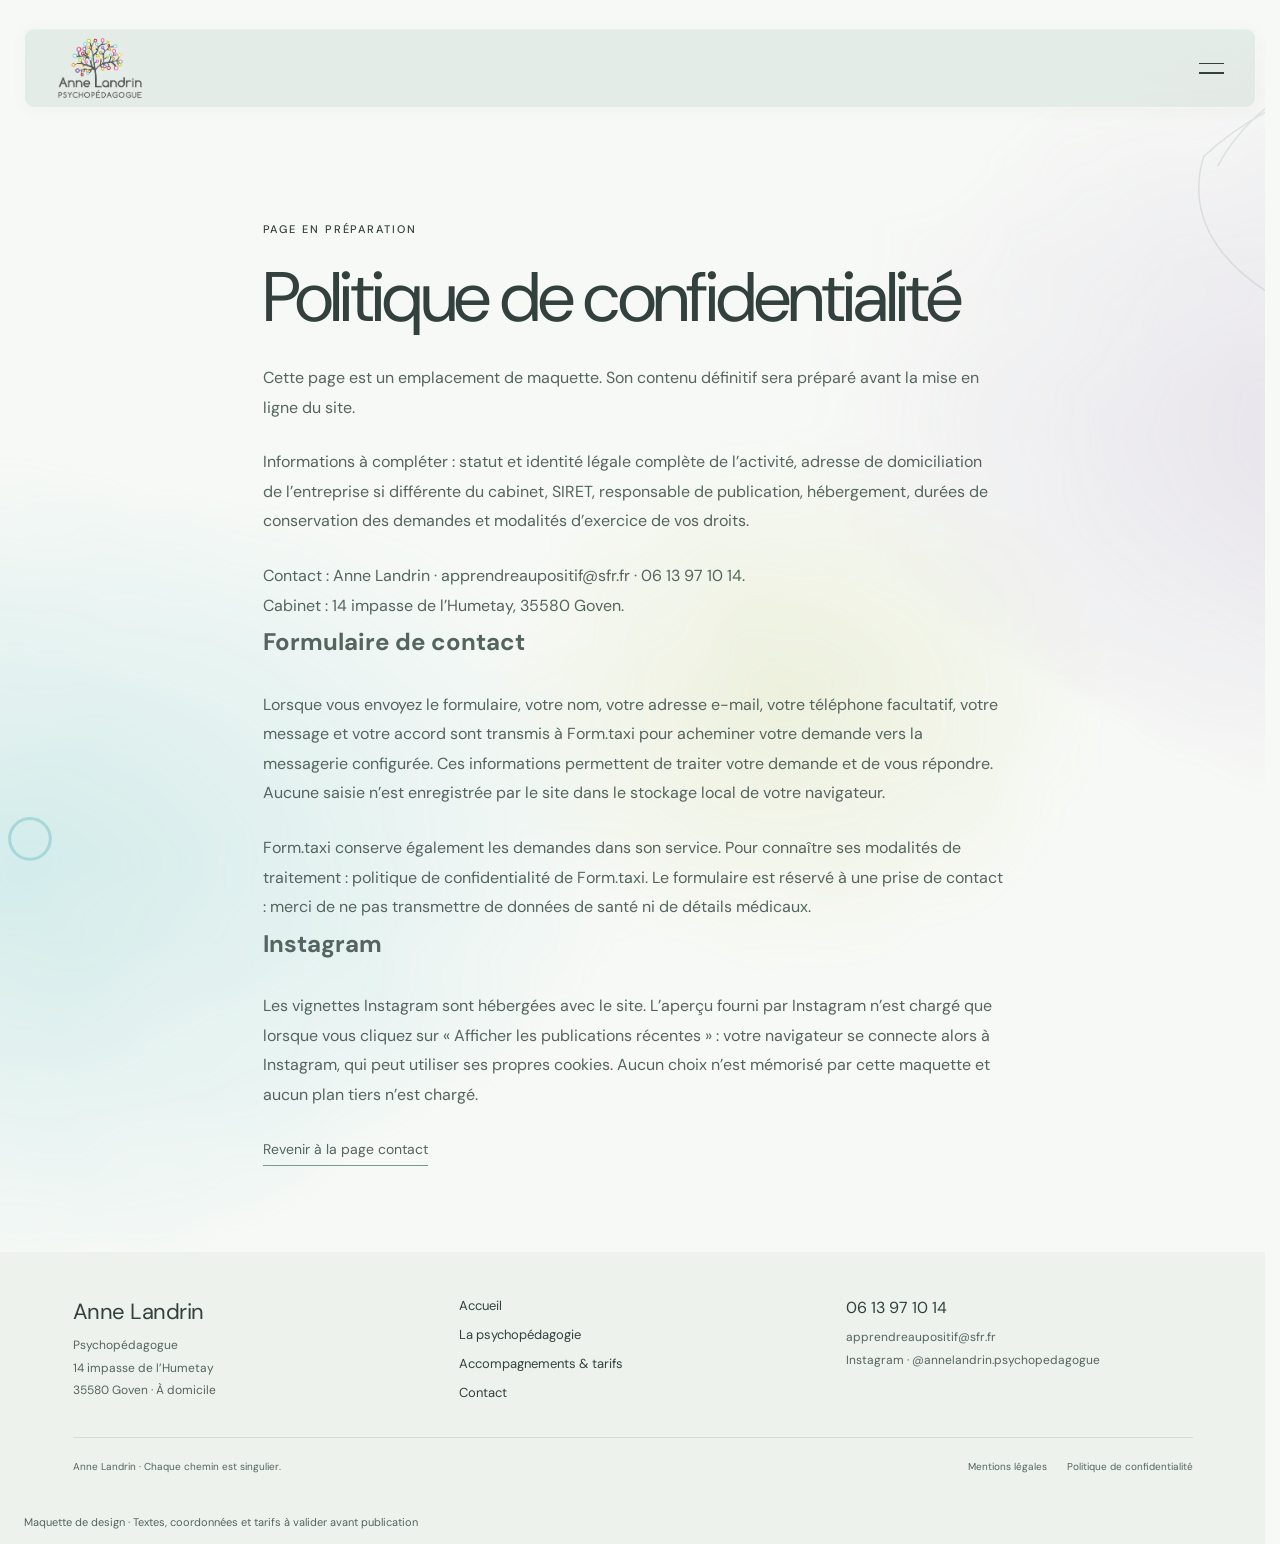
<file: politique-confidentialite.html>
<!doctype html>
<html lang="fr"><head>
<!-- Métadonnées de maquette : ✏️ MODIFIABLE — titre et description. Le domaine et les balises de partage seront ajoutés avant publication. -->
<meta charset="utf-8"><meta name="viewport" content="width=device-width, initial-scale=1"><meta name="robots" content="noindex,nofollow">
<title>Politique de confidentialité | Anne Landrin</title><meta name="description" content="Emplacement de maquette pour la page politique de confidentialité."><meta name="theme-color" content="#f7f9f6">
<link rel="icon" href="logo.png" type="image/png"><link rel="stylesheet" href="https://fonts.googleapis.com/css2?family=DM+Sans:wght@400;500;600&display=swap"><link rel="stylesheet" href="style.css?v=d223acf42a"><script src="script.js?v=b653916427" defer></script>
</head><body><div id="al-lumiere-v2"><div class="al-site"><div class="al-page-content"><!-- ✏️ MODIFIABLE : logo et libellés. Le bandeau reste fixe sur toutes les pages. -->
    <a class="al-skip" href="#contenu">Aller au contenu</a>
    <header class="al-header"><a class="al-brand" href="index.html" aria-label="Anne Landrin, accueil"><img class="al-logo" src="logo.png" alt="Anne Landrin, psychopédagogue" width="567" height="425"></a><button class="al-toggle" type="button" id="al-v2-open" aria-label="Ouvrir le menu" aria-expanded="false" aria-controls="al-v2-menu"><span aria-hidden="true"></span><span aria-hidden="true"></span></button></header>
    <noscript><nav class="al-preview-tools" style="padding-top:120px" aria-label="Navigation sans JavaScript"><a href="index.html">Accueil</a><a href="psychopedagogie.html">La psychopédagogie</a><a href="accompagnements-tarifs.html">Accompagnements &amp; tarifs</a><a href="contact.html">Contact</a></nav></noscript><main id="contenu"><!-- ✏️ MODIFIABLE : compléter et valider les informations légales avant toute publication. -->
    <section class="al-page-hero"><div class="al-wash" aria-hidden="true"></div><div class="al-container al-legal"><p class="al-kicker">Page en préparation</p><h1>Politique de confidentialité</h1><div class="al-prose"><p>Cette page est un emplacement de maquette. Son contenu définitif sera préparé avant la mise en ligne du site.</p><p>Informations à compléter : statut et identité légale complète de l’activité, adresse de domiciliation de l’entreprise si différente du cabinet, SIRET, responsable de publication, hébergement, durées de conservation des demandes et modalités d’exercice de vos droits.</p><p>Contact : Anne Landrin · <a href="mailto:apprendreaupositif@sfr.fr">apprendreaupositif@sfr.fr</a> · <a href="tel:+33613971014">06 13 97 10 14</a>.<br>Cabinet : 14 impasse de l’Humetay, 35580 Goven.</p><h2>Formulaire de contact</h2><p>Lorsque vous envoyez le formulaire, votre nom, votre adresse e-mail, votre téléphone facultatif, votre message et votre accord sont transmis à Form.taxi pour acheminer votre demande vers la messagerie configurée. Ces informations permettent de traiter votre demande et de vous répondre. Aucune saisie n’est enregistrée par le site dans le stockage local de votre navigateur.</p><p>Form.taxi conserve également les demandes dans son service. Pour connaître ses modalités de traitement : <a href="https://form.taxi/en/privacy" target="_blank" rel="noopener noreferrer">politique de confidentialité de Form.taxi</a>. Le formulaire est réservé à une prise de contact : merci de ne pas transmettre de données de santé ni de détails médicaux.</p><h2>Instagram</h2><p>Les vignettes Instagram sont hébergées avec le site. L’aperçu fourni par Instagram n’est chargé que lorsque vous cliquez sur « Afficher les publications récentes » : votre navigateur se connecte alors à Instagram, qui peut utiliser ses propres cookies. Aucun choix n’est mémorisé par cette maquette et aucun plan tiers n’est chargé.</p><p><a class="al-text-link" href="contact.html">Revenir à la page contact</a></p></div></div></section></main><!-- ✏️ MODIFIABLE : pied de page partagé, coordonnées et liens sociaux à compléter. -->
    <footer class="al-footer"><div class="al-container"><div class="al-footer-grid"><div><div class="al-footer-name">Anne Landrin</div><p>Psychopédagogue<br>14 impasse de l’Humetay<br>35580 Goven · À domicile</p></div><nav aria-label="Navigation de pied de page"><a href="index.html">Accueil</a><a href="psychopedagogie.html">La psychopédagogie</a><a href="accompagnements-tarifs.html">Accompagnements &amp; tarifs</a><a href="contact.html">Contact</a></nav><div><a href="tel:+33613971014">06 13 97 10 14</a><p><a href="mailto:apprendreaupositif@sfr.fr">apprendreaupositif@sfr.fr</a><br><a href="https://www.instagram.com/annelandrin.psychopedagogue/" target="_blank" rel="noopener noreferrer">Instagram · @annelandrin.psychopedagogue</a></p></div></div><div class="al-footer-meta"><span>Anne Landrin · Chaque chemin est singulier.</span><div><a href="mentions-legales.html">Mentions légales</a><a href="politique-confidentialite.html">Politique de confidentialité</a></div></div></div></footer>
<!-- Annotation hors du contenu commercial : textes et données encore à valider dans cette étude de design. -->
<div class="al-preview-tools"><span>Maquette de design · Textes, coordonnées et tarifs à valider avant publication</span><span class="al-sr-only" id="al-v2-status" aria-live="polite"></span></div></div><!-- Navigation latérale : modifier les destinations dans les liens ci-dessous. -->
    <div class="al-shade" id="al-v2-shade" aria-hidden="true" hidden></div>
    <aside class="al-drawer" id="al-v2-menu" role="dialog" aria-modal="true" aria-label="Menu principal" hidden><div class="al-drawer-header"><img class="al-logo" src="logo.png" alt="Anne Landrin, psychopédagogue" width="567" height="425"><button class="al-toggle al-close" id="al-v2-close" type="button" aria-label="Fermer le menu"><span aria-hidden="true"></span><span aria-hidden="true"></span></button></div>
    <nav aria-label="Navigation principale"><a href="index.html"><span class="al-menu-label">Accueil</span></a><a href="psychopedagogie.html"><span class="al-menu-label">La psychopédagogie</span></a><a href="accompagnements-tarifs.html"><span class="al-menu-label">Accompagnements &amp; tarifs</span></a><a href="contact.html"><span class="al-menu-label">Contact</span></a></nav><div class="al-drawer-bottom"><p class="al-location"><span class="al-dot" aria-hidden="true"></span>Au cabinet à Goven · À domicile</p><a class="al-action" href="contact.html">Prendre rendez-vous</a><p class="al-drawer-footer">Anne Landrin<br>Psychopédagogue</p></div></aside></div></div></body></html>
</file>
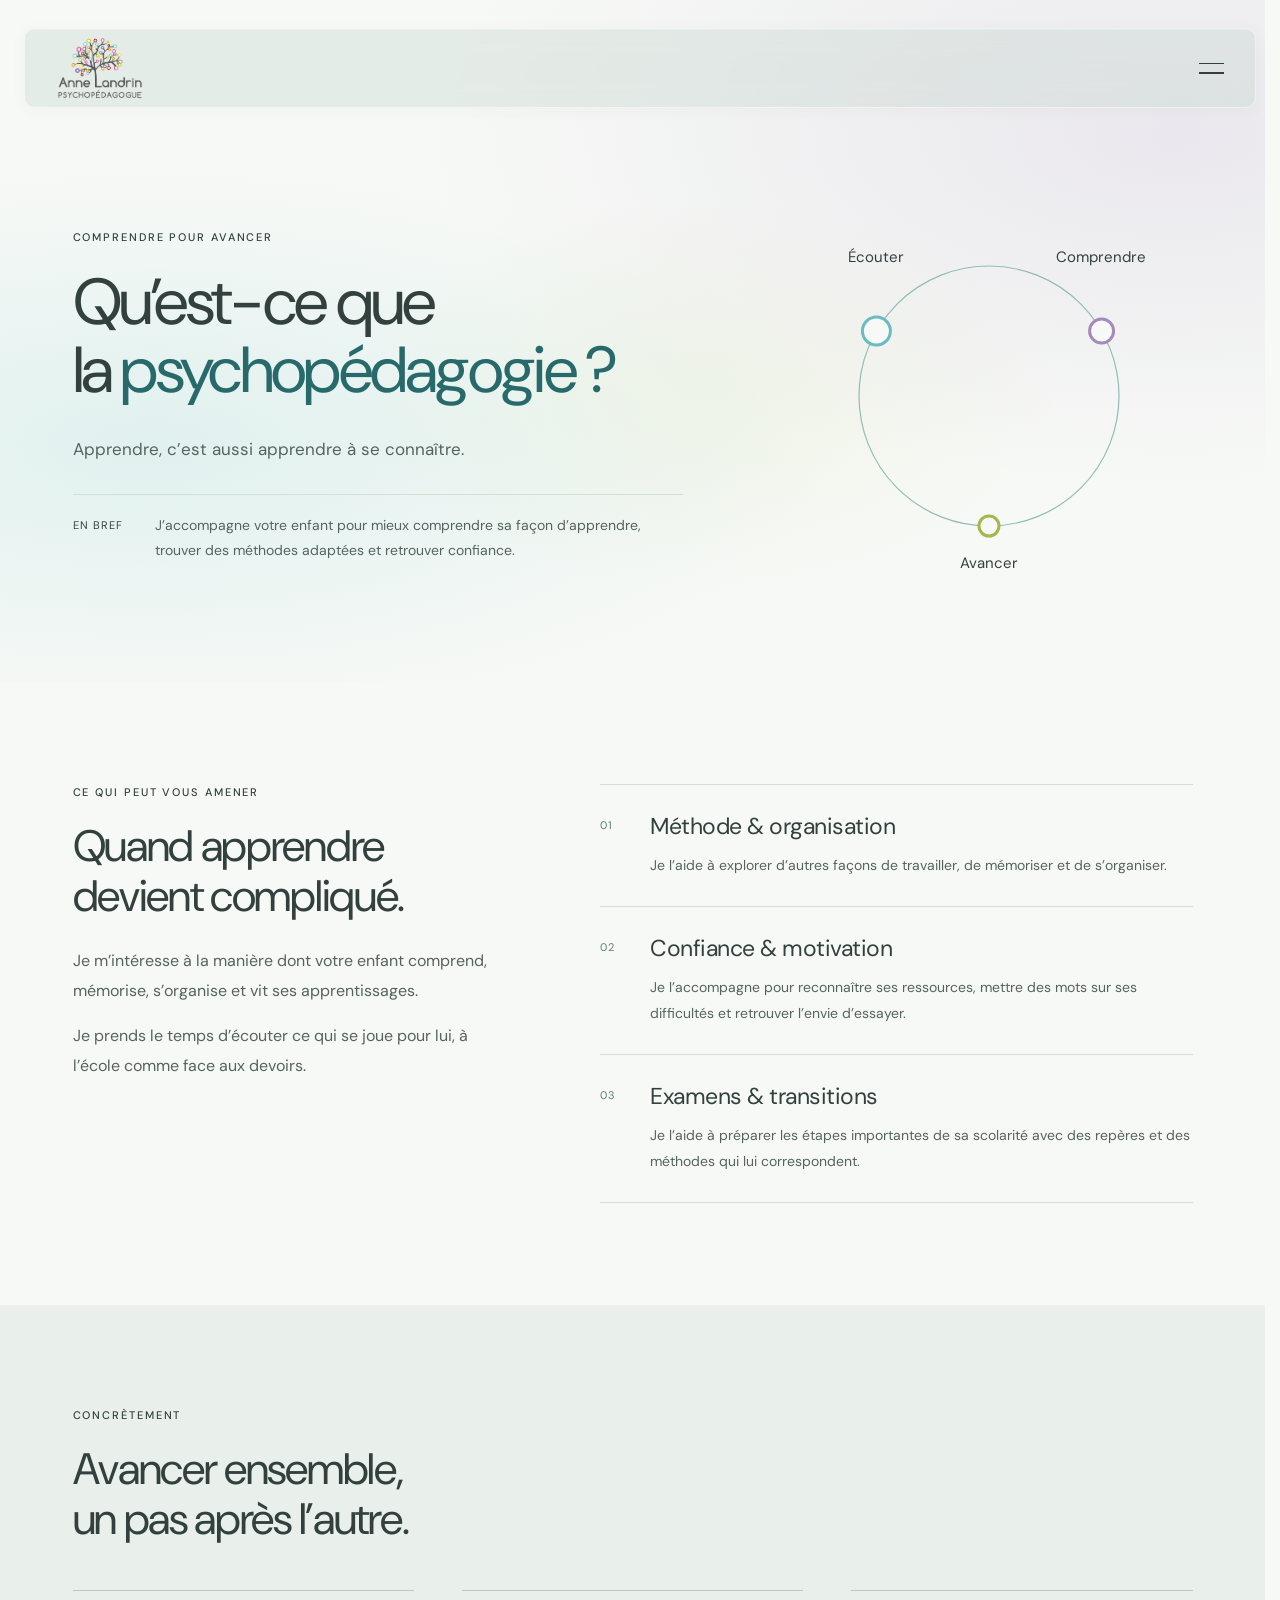
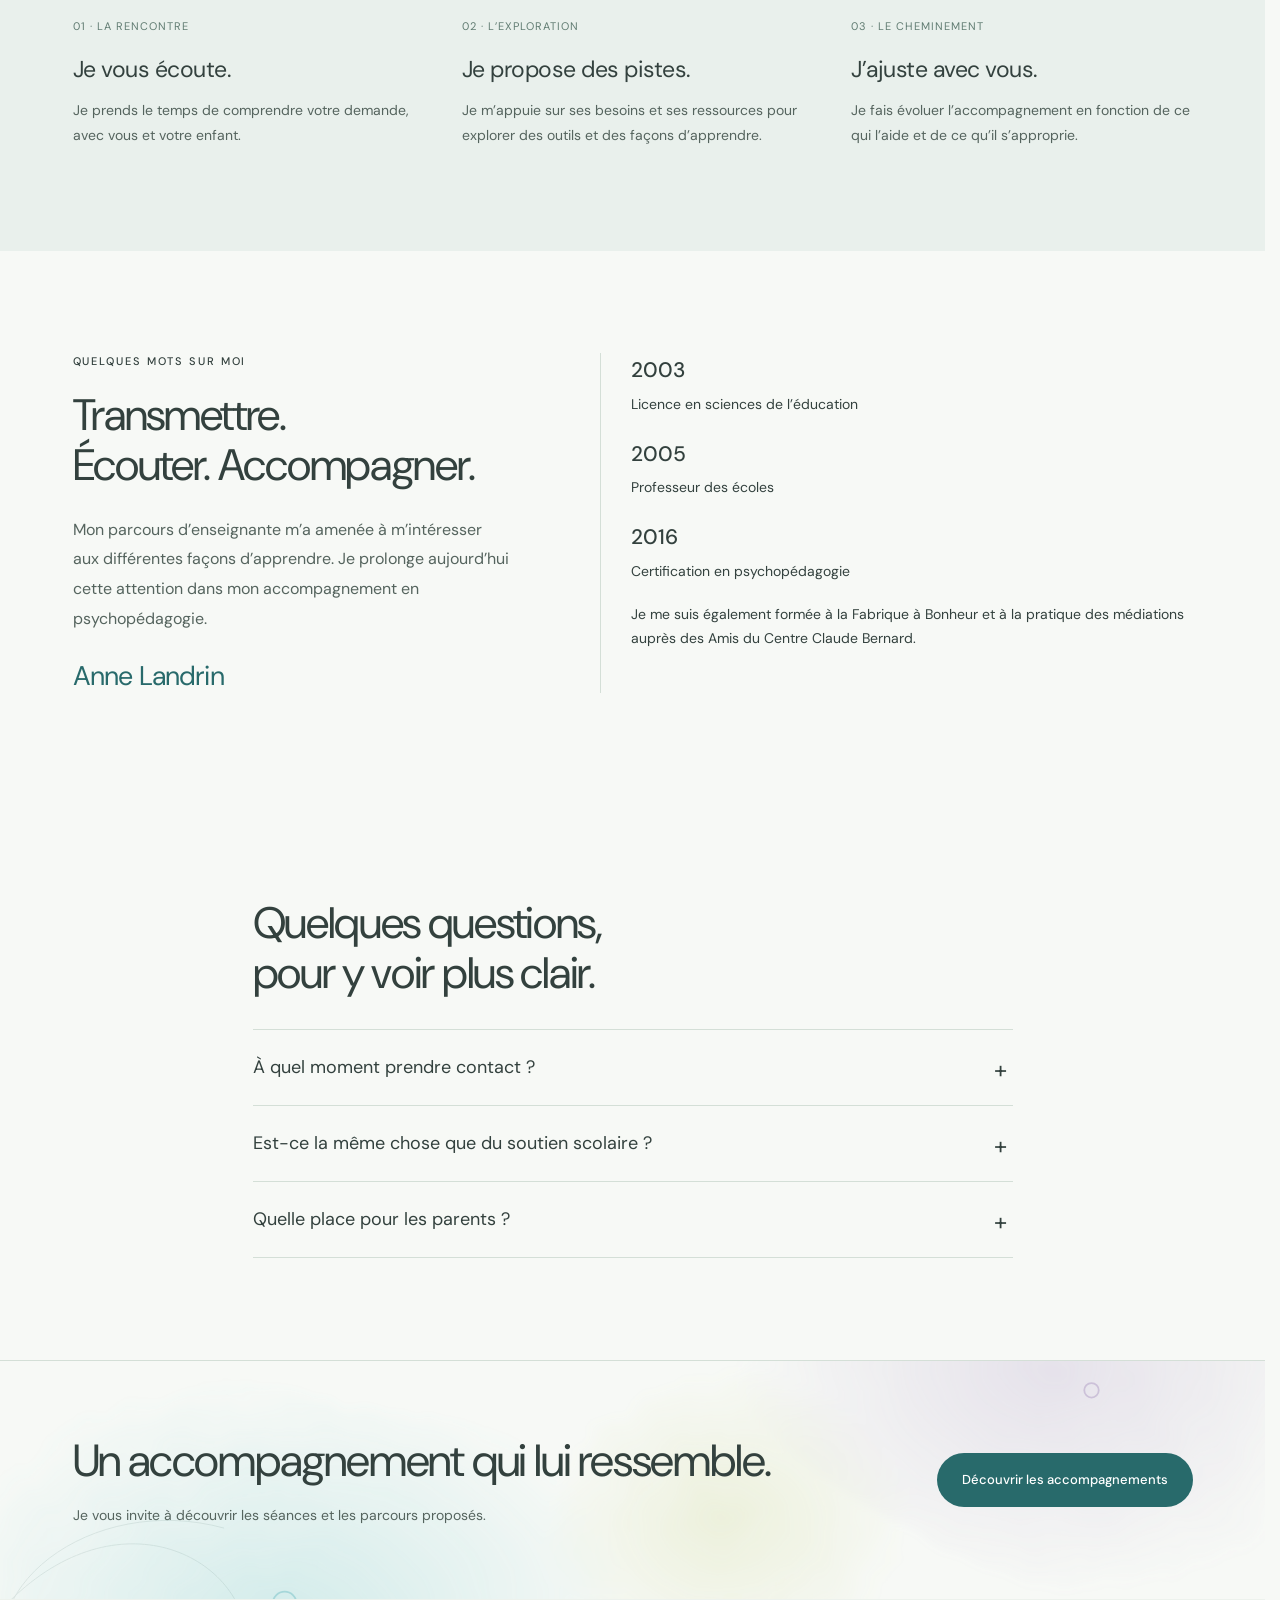
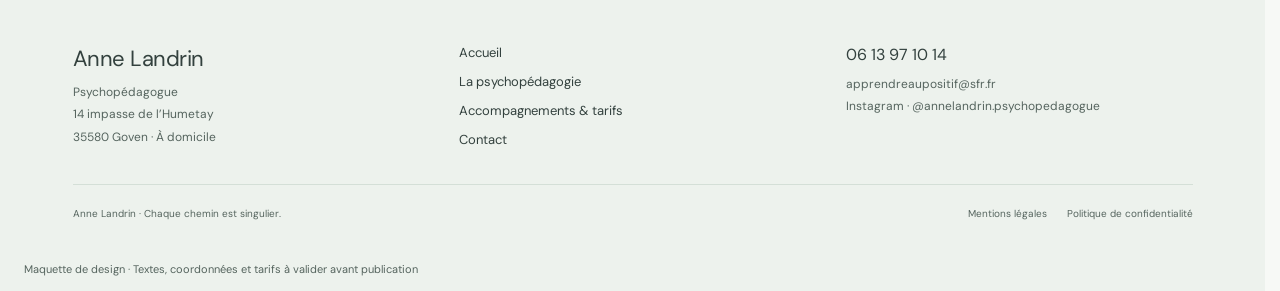
<file: psychopedagogie.html>
<!doctype html>
<html lang="fr"><head>
<!-- Métadonnées de maquette : ✏️ MODIFIABLE — titre et description. Le domaine et les balises de partage seront ajoutés avant publication. -->
<meta charset="utf-8"><meta name="viewport" content="width=device-width, initial-scale=1"><meta name="robots" content="noindex,nofollow">
<title>La psychopédagogie | Anne Landrin à Goven</title><meta name="description" content="Découvrir la psychopédagogie et la façon dont Anne Landrin accompagne les apprentissages, les méthodes et la confiance."><meta name="theme-color" content="#f7f9f6">
<link rel="icon" href="logo.png" type="image/png"><link rel="stylesheet" href="https://fonts.googleapis.com/css2?family=DM+Sans:wght@400;500;600&display=swap"><link rel="stylesheet" href="style.css?v=d223acf42a"><script src="script.js?v=b653916427" defer></script>
</head><body><div id="al-lumiere-v2"><div class="al-site"><div class="al-page-content"><!-- ✏️ MODIFIABLE : logo et libellés. Le bandeau reste fixe sur toutes les pages. -->
    <a class="al-skip" href="#contenu">Aller au contenu</a>
    <header class="al-header"><a class="al-brand" href="index.html" aria-label="Anne Landrin, accueil"><img class="al-logo" src="logo.png" alt="Anne Landrin, psychopédagogue" width="567" height="425"></a><button class="al-toggle" type="button" id="al-v2-open" aria-label="Ouvrir le menu" aria-expanded="false" aria-controls="al-v2-menu"><span aria-hidden="true"></span><span aria-hidden="true"></span></button></header>
    <noscript><nav class="al-preview-tools" style="padding-top:120px" aria-label="Navigation sans JavaScript"><a href="index.html">Accueil</a><a href="psychopedagogie.html" aria-current="page">La psychopédagogie</a><a href="accompagnements-tarifs.html">Accompagnements &amp; tarifs</a><a href="contact.html">Contact</a></nav></noscript><main id="contenu"><!-- ✏️ MODIFIABLE : titre, définition courte et introduction. -->
<section class="al-page-hero al-orbit-hero"><div class="al-wash" aria-hidden="true"></div><div class="al-container al-page-grid"><div><p class="al-kicker">Comprendre pour avancer</p><h1>Qu’est-ce que<br>la <em>psychopédagogie&nbsp;?</em></h1><p class="al-page-lead">Apprendre, c’est aussi apprendre à se connaître.</p><div class="al-brief"><span>En bref</span><p>J’accompagne votre enfant pour mieux comprendre sa façon d’apprendre, trouver des méthodes adaptées et retrouver confiance.</p></div></div><!-- Composition décorative : trois repères sur un seul cercle. ✏️ MODIFIABLE : mots dans les légendes ; positions coordonnées dans style.css. -->
<div class="al-orbit" aria-hidden="true"><svg viewBox="0 0 400 400" fill="none"><circle cx="200" cy="200" r="130" stroke="#91bdb6" stroke-width="1.2"/><circle cx="87.417" cy="135" r="14" fill="#f7f9f6" stroke="#6abbc2" stroke-width="3"/><circle cx="312.583" cy="135" r="12" fill="#f7f9f6" stroke="#a48aba" stroke-width="3"/><circle cx="200" cy="330" r="10" fill="#f7f9f6" stroke="#a5b64b" stroke-width="3"/></svg><span class="al-orbit-listen">Écouter</span><span class="al-orbit-understand">Comprendre</span><span class="al-orbit-advance">Avancer</span></div></div></section>
<!-- ✏️ MODIFIABLE : situations rencontrées et explications. -->
<section class="al-section"><div class="al-container al-editorial"><div class="al-section-intro"><p class="al-kicker">Ce qui peut vous amener</p><h2>Quand apprendre<br>devient compliqué.</h2><div class="al-prose"><p>Je m’intéresse à la manière dont votre enfant comprend, mémorise, s’organise et vit ses apprentissages.</p><p>Je prends le temps d’écouter ce qui se joue pour lui, à l’école comme face aux devoirs.</p></div></div><div class="al-needs"><article class="al-need"><span class="al-number">01</span><div><h3>Méthode & organisation</h3><p>Je l’aide à explorer d’autres façons de travailler, de mémoriser et de s’organiser.</p></div></article><article class="al-need"><span class="al-number">02</span><div><h3>Confiance & motivation</h3><p>Je l’accompagne pour reconnaître ses ressources, mettre des mots sur ses difficultés et retrouver l’envie d’essayer.</p></div></article><article class="al-need"><span class="al-number">03</span><div><h3>Examens & transitions</h3><p>Je l’aide à préparer les étapes importantes de sa scolarité avec des repères et des méthodes qui lui correspondent.</p></div></article></div></div></section>
<!-- ✏️ MODIFIABLE : déroulement de l'accompagnement en trois étapes. -->
<section class="al-section al-sage"><div class="al-container"><div class="al-step-heading"><p class="al-kicker">Concrètement</p><h2 style="margin-top:20px">Avancer ensemble,<br>un pas après l’autre.</h2></div><div class="al-steps"><article class="al-step"><span class="al-number">01 · LA RENCONTRE</span><h3>Je vous écoute.</h3><p>Je prends le temps de comprendre votre demande, avec vous et votre enfant.</p></article><article class="al-step"><span class="al-number">02 · L’EXPLORATION</span><h3>Je propose des pistes.</h3><p>Je m’appuie sur ses besoins et ses ressources pour explorer des outils et des façons d’apprendre.</p></article><article class="al-step"><span class="al-number">03 · LE CHEMINEMENT</span><h3>J’ajuste avec vous.</h3><p>Je fais évoluer l’accompagnement en fonction de ce qui l’aide et de ce qu’il s’approprie.</p></article></div></div></section>
<!-- ✏️ MODIFIABLE : parcours repris du document fourni, à valider avant publication. -->
<section class="al-section"><div class="al-container al-editorial"><div class="al-section-intro"><p class="al-kicker">Quelques mots sur moi</p><h2>Transmettre.<br>Écouter. Accompagner.</h2><div class="al-prose"><p>Mon parcours d’enseignante m’a amenée à m’intéresser aux différentes façons d’apprendre. Je prolonge aujourd’hui cette attention dans mon accompagnement en psychopédagogie.</p></div><p class="al-signature">Anne Landrin</p></div><div class="al-parcours"><p><strong>2003</strong>Licence en sciences de l’éducation</p><p><strong>2005</strong>Professeur des écoles</p><p><strong>2016</strong>Certification en psychopédagogie</p><p>Je me suis également formée à la Fabrique à Bonheur et à la pratique des médiations auprès des Amis du Centre Claude Bernard.</p></div></div></section>
<!-- ✏️ MODIFIABLE : questions et réponses provisoires. Les accordéons fonctionnent sans JavaScript. --><section class="al-section"><div class="al-container"><div class="al-faq"><h2>Quelques questions,<br>pour y voir plus clair.</h2><details><summary>À quel moment prendre contact ?</summary><div class="al-prose"><p>Lorsque les devoirs deviennent difficiles, que la motivation diminue ou qu’un examen suscite des inquiétudes, je vous propose un premier échange pour comprendre votre demande.</p></div></details><details><summary>Est-ce la même chose que du soutien scolaire ?</summary><div class="al-prose"><p>Je m’intéresse à la façon d’apprendre, aux méthodes et à la confiance. Je pars des besoins de votre enfant pour l’aider à construire des repères qu’il pourra réutiliser.</p></div></details><details><summary>Quelle place pour les parents ?</summary><div class="al-prose"><p>Je vous associe au premier échange et à la définition des objectifs. Je prends en compte vos questions et ce que vous observez au quotidien.</p></div></details></div></div></section><!-- ✏️ MODIFIABLE : invitation de fin de page et lien vers le contact. -->
    <section class="al-closing"><div class="al-wash" aria-hidden="true"></div><div class="al-container"><div><h2>Un accompagnement qui lui ressemble.</h2><p>Je vous invite à découvrir les séances et les parcours proposés.</p></div><a class="al-action" href="accompagnements-tarifs.html">Découvrir les accompagnements</a></div></section></main><!-- ✏️ MODIFIABLE : pied de page partagé, coordonnées et liens sociaux à compléter. -->
    <footer class="al-footer"><div class="al-container"><div class="al-footer-grid"><div><div class="al-footer-name">Anne Landrin</div><p>Psychopédagogue<br>14 impasse de l’Humetay<br>35580 Goven · À domicile</p></div><nav aria-label="Navigation de pied de page"><a href="index.html">Accueil</a><a href="psychopedagogie.html" aria-current="page">La psychopédagogie</a><a href="accompagnements-tarifs.html">Accompagnements &amp; tarifs</a><a href="contact.html">Contact</a></nav><div><a href="tel:+33613971014">06 13 97 10 14</a><p><a href="mailto:apprendreaupositif@sfr.fr">apprendreaupositif@sfr.fr</a><br><a href="https://www.instagram.com/annelandrin.psychopedagogue/" target="_blank" rel="noopener noreferrer">Instagram · @annelandrin.psychopedagogue</a></p></div></div><div class="al-footer-meta"><span>Anne Landrin · Chaque chemin est singulier.</span><div><a href="mentions-legales.html">Mentions légales</a><a href="politique-confidentialite.html">Politique de confidentialité</a></div></div></div></footer>
<!-- Annotation hors du contenu commercial : textes et données encore à valider dans cette étude de design. -->
<div class="al-preview-tools"><span>Maquette de design · Textes, coordonnées et tarifs à valider avant publication</span><span class="al-sr-only" id="al-v2-status" aria-live="polite"></span></div></div><!-- Navigation latérale : modifier les destinations dans les liens ci-dessous. -->
    <div class="al-shade" id="al-v2-shade" aria-hidden="true" hidden></div>
    <aside class="al-drawer" id="al-v2-menu" role="dialog" aria-modal="true" aria-label="Menu principal" hidden><div class="al-drawer-header"><img class="al-logo" src="logo.png" alt="Anne Landrin, psychopédagogue" width="567" height="425"><button class="al-toggle al-close" id="al-v2-close" type="button" aria-label="Fermer le menu"><span aria-hidden="true"></span><span aria-hidden="true"></span></button></div>
    <nav aria-label="Navigation principale"><a href="index.html"><span class="al-menu-label">Accueil</span></a><a href="psychopedagogie.html" aria-current="page"><span class="al-menu-label">La psychopédagogie</span></a><a href="accompagnements-tarifs.html"><span class="al-menu-label">Accompagnements &amp; tarifs</span></a><a href="contact.html"><span class="al-menu-label">Contact</span></a></nav><div class="al-drawer-bottom"><p class="al-location"><span class="al-dot" aria-hidden="true"></span>Au cabinet à Goven · À domicile</p><a class="al-action" href="contact.html">Prendre rendez-vous</a><p class="al-drawer-footer">Anne Landrin<br>Psychopédagogue</p></div></aside></div></div></body></html>
</file>
<file: style.css>
/* ✏️ MODIFIABLE : couleurs, transparence et typographie de cette direction visuelle. */
:root { --al-paper:#f7f9f6; --al-section:#e9f0ec; --al-ink:#33413e; --al-muted:#55645e; --al-teal:#286a6b; --al-cyan:#69bfc7; --al-plum:#8b73a6; --al-lime:#a9b941; --al-glass:.32; --al-blur:14px; --al-font:'DM Sans',Arial,sans-serif; color-scheme:light; width:100%; font-family:var(--al-font); }
#al-lumiere-v2 * { box-sizing:border-box; }
#al-lumiere-v2 [hidden] { display:none!important; }
#al-lumiere-v2 .al-site { position:relative; isolation:isolate; background:var(--al-paper); color:var(--al-ink); overflow:clip; }
#al-lumiere-v2 h1,#al-lumiere-v2 h2,#al-lumiere-v2 h3,#al-lumiere-v2 p { margin:0; }
#al-lumiere-v2 a { text-decoration:none; color:inherit; }
#al-lumiere-v2 button { font:inherit; }
#al-lumiere-v2 .al-action { display:inline-flex; align-items:center; justify-content:center; gap:24px; padding:16px 24px; border:1px solid transparent; border-radius:999px; background:var(--al-teal); color:#fff; font-size:13px; font-weight:500; line-height:1.5; }
#al-lumiere-v2 .al-action:hover { background:#205c5d; }
#al-lumiere-v2 .al-kicker { font-size:11px; line-height:1.5; font-weight:500; letter-spacing:1.9px; text-transform:uppercase; }
#al-lumiere-v2 .al-sr-only { position:absolute; width:1px; height:1px; padding:0; margin:-1px; overflow:hidden; clip-path:inset(50%); white-space:nowrap; }
/* Bandeau : aucune rubrique visible avant ouverture. Le PNG transparent fourni est seulement cadré sur ses marges. */
#al-lumiere-v2 .al-header { position:fixed; left:24px; right:24px; top:28px; z-index:5; height:80px; padding:7px 20px 7px 16px; display:flex; align-items:center; justify-content:space-between; border:1px solid rgba(255,255,255,.52); border-radius:10px; background:rgba(190,207,199,var(--al-glass)); backdrop-filter:blur(var(--al-blur)); -webkit-backdrop-filter:blur(var(--al-blur)); box-shadow:0 3px 17px rgba(45,75,61,.035),inset 0 1px 0 rgba(255,255,255,.22); }
#al-lumiere-v2 .al-brand { display:inline-flex; align-items:center; }
#al-lumiere-v2 .al-logo { display:block; width:118px; height:66px; object-fit:cover; object-position:center;  }
#al-lumiere-v2 .al-toggle { display:flex; flex-direction:column; justify-content:center; align-items:center; gap:8px; width:48px; height:48px; padding:0; border:0; background:transparent; color:var(--al-ink); }
#al-lumiere-v2 .al-toggle span { display:block; width:25px; height:1.5px; background:currentColor; }
/* Les liens arrivent sous le bandeau fixe, avec une marge de lecture. */
#al-lumiere-v2 main > section[id] { scroll-margin-top:132px; }
/* Accueil : ✏️ MODIFIABLE — titre, courte présentation, bouton et lieu. */
#al-lumiere-v2 .al-hero { position:relative; min-height:745px; padding:183px 30px 205px; overflow:hidden; background:var(--al-paper); }
#al-lumiere-v2 .al-hero-copy { position:relative; z-index:2; text-align:center; max-width:790px; margin:0 auto; }
#al-lumiere-v2 .al-hero h1 { font-size:clamp(39px,6.25vw,64px); line-height:1.08; letter-spacing:-2.8px; font-weight:400; margin:25px auto 22px; }
#al-lumiere-v2 .al-hero h1 em { color:var(--al-teal); font-style:normal; }
#al-lumiere-v2 .al-hero .al-lead { max-width:440px; margin:0 auto 28px; color:var(--al-muted); font-size:15px; line-height:1.8; }
#al-lumiere-v2 .al-location { margin-top:19px; font-size:11px; line-height:1.6; color:var(--al-muted); }
#al-lumiere-v2 .al-dot { display:inline-block; width:7px; height:7px; border:2px solid var(--al-cyan); border-radius:50%; margin-right:8px; vertical-align:middle; }
/* Cercles d'ambiance : l'anneau supérieur passe derrière le bandeau pour rendre la transparence visible. */
#al-lumiere-v2 .al-ambient { position:absolute; border-radius:50%; pointer-events:none; }
#al-lumiere-v2 .al-ambient.a { width:460px; height:460px; left:-292px; top:-166px; border:36px solid rgba(105,191,199,.12); }
#al-lumiere-v2 .al-ambient.b { width:210px; height:210px; right:-125px; top:315px; border:1px solid rgba(139,115,166,.4); }
#al-lumiere-v2 .al-ambient.c { width:77px; height:77px; right:10%; top:150px; border:1px solid rgba(169,185,65,.45); }
#al-lumiere-v2 .al-ambient.d { width:16px; height:16px; left:11%; top:457px; border:3px solid rgba(105,191,199,.6); }
/* Jonction circulaire : disques en quinconce, de la couleur de la section suivante. Les textes restent au-dessus. */
#al-lumiere-v2 .al-transition { position:absolute; z-index:1; bottom:-1px; left:0; right:0; height:166px; clip-path:inset(-200px 0 0 0); pointer-events:none; }
#al-lumiere-v2 .al-transition-base { position:absolute; left:0; right:0; bottom:0; height:28px; background:var(--al-section); }
#al-lumiere-v2 .al-disc { position:absolute; bottom:var(--al-y); left:var(--al-x); width:var(--al-size); aspect-ratio:1; border-radius:50%; background:var(--al-section); transform-origin:center 85%; will-change:transform; }
#al-lumiere-v2 .al-outline { position:absolute; width:var(--al-ring-size); aspect-ratio:1; left:var(--al-ring-x); top:var(--al-ring-y); border:2px solid var(--al-ring-color); border-radius:50%; opacity:.64; }
/* Section inspirée de la composition demandée : image à gauche, texte à droite. */
#al-lumiere-v2 .al-approach { padding:36px 44px 66px; background:var(--al-section); }
#al-lumiere-v2 .al-split { display:grid; grid-template-columns:1fr 1fr; gap:46px; align-items:center; max-width:1120px; margin:0 auto; }
#al-lumiere-v2 .al-photo { margin:0; }
#al-lumiere-v2 .al-photo img { display:block; width:100%; height:auto; aspect-ratio:1; object-fit:cover; object-position:center 64%; border-radius:2px; }
#al-lumiere-v2 .al-photo figcaption { margin-top:11px; color:var(--al-muted); font-size:11px; line-height:1.6; }
#al-lumiere-v2 .al-copy { padding-bottom:25px; }
#al-lumiere-v2 .al-copy .al-kicker { color:#4a6d65; }
#al-lumiere-v2 .al-copy h2 { max-width:420px; margin:20px 0 24px; font-size:clamp(30px,3.65vw,39px); font-weight:400; line-height:1.15; letter-spacing:-1.2px; }
#al-lumiere-v2 .al-copy p { max-width:390px; color:var(--al-muted); font-size:14px; line-height:1.85; }
#al-lumiere-v2 .al-copy p + p { margin-top:14px; }
#al-lumiere-v2 .al-copy .al-action { margin-top:27px; }
/* Entrées des trois publics : ✏️ MODIFIABLE — intitulés et liens lors de l'intégration du site. */
#al-lumiere-v2 .al-offers { padding:46px 44px 51px; background:var(--al-paper); }
#al-lumiere-v2 .al-offer-top { display:flex; align-items:baseline; justify-content:space-between; gap:20px; margin-bottom:29px; }
#al-lumiere-v2 .al-offer-top h2 { font-size:26px; line-height:1.25; font-weight:400; letter-spacing:-.7px; }
#al-lumiere-v2 .al-offer-top p { font-size:11px; color:var(--al-muted); }
#al-lumiere-v2 .al-offer-grid { display:grid; grid-template-columns:repeat(3,1fr); gap:28px; }
#al-lumiere-v2 .al-offer { padding-top:19px; border-top:1px solid #d3dfd7; }
#al-lumiere-v2 .al-offer .al-kicker { letter-spacing:1px; font-size:10px; color:var(--al-muted); }
#al-lumiere-v2 .al-offer h3 { display:flex; justify-content:space-between; gap:10px; font-size:18px; line-height:1.4; font-weight:400; margin-top:10px; }
#al-lumiere-v2 .al-offer p { font-size:12px; line-height:1.7; color:var(--al-muted); margin-top:12px; }
/* Contact d'étude : ✏️ MODIFIABLE — les coordonnées devront être renseignées avant toute mise en ligne. */
#al-lumiere-v2 .al-contact { display:flex; justify-content:space-between; gap:20px; align-items:center; padding:29px 44px; border-top:1px solid #d3dfd7; background:var(--al-paper); }
#al-lumiere-v2 .al-contact h2 { font-size:22px; font-weight:400; line-height:1.35; }
#al-lumiere-v2 .al-contact p { margin-top:7px; font-size:12px; line-height:1.6; color:var(--al-muted); }
#al-lumiere-v2 .al-contact .al-placeholder { text-align:right; font-size:12px; line-height:1.8; }
/* Menu latéral : navigation cachée à l'ouverture de la maquette, affichée uniquement par les deux barres. */
#al-lumiere-v2 .al-shade { position:fixed; z-index:20; inset:0; background:rgba(29,45,37,.20); backdrop-filter:blur(1.5px); -webkit-backdrop-filter:blur(1.5px); }
#al-lumiere-v2 .al-drawer { position:fixed; z-index:30; top:0; right:0; width:350px; max-width:calc(100% - 18px); height:100dvh; min-height:0; overflow-y:auto; overscroll-behavior:contain; padding:28px 27px 30px; display:flex; flex-direction:column; border-left:1px solid rgba(255,255,255,.65); background:rgba(247,251,247,.91); backdrop-filter:blur(28px); -webkit-backdrop-filter:blur(28px); color:var(--al-ink); box-shadow:-14px 0 60px rgba(35,58,44,.10); }
#al-lumiere-v2 .al-drawer-header { flex-shrink:0; display:flex; align-items:center; justify-content:space-between; height:80px; margin-bottom:35px; }
#al-lumiere-v2 .al-close { gap:0; }
#al-lumiere-v2 .al-close span:first-child { transform:translateY(.75px) rotate(45deg); }
#al-lumiere-v2 .al-close span:last-child { transform:translateY(-.75px) rotate(-45deg); }
#al-lumiere-v2 .al-drawer nav { flex-shrink:0; display:flex; flex-direction:column; gap:3px; }
#al-lumiere-v2 .al-drawer nav a { display:flex; align-items:center; justify-content:space-between; min-height:59px; gap:15px; padding:13px 3px; border-bottom:1px solid rgba(63,92,71,.12); font-size:16px; line-height:1.45; }
#al-lumiere-v2 .al-drawer nav a:hover { color:var(--al-teal); }
#al-lumiere-v2 .al-drawer nav span { font-size:19px; }
#al-lumiere-v2 .al-drawer-bottom { flex-shrink:0; margin-top:auto; padding-top:35px; }
#al-lumiere-v2 .al-drawer-bottom .al-location { margin:0 0 18px; }
#al-lumiere-v2 .al-drawer-bottom .al-action { display:flex; width:100%; border-radius:8px; }
#al-lumiere-v2 .al-drawer-footer { margin-top:19px; font-size:11px; line-height:1.7; color:var(--al-muted); }
/* Mobile : visuel puis texte, et panneau droit presque pleine largeur. */
@media(max-width:700px) {
  #al-lumiere-v2 .al-header { left:15px; right:15px; top:24px; padding-left:10px; padding-right:12px; height:76px; }
  #al-lumiere-v2 .al-logo { width:109px; height:61px; }
  #al-lumiere-v2 .al-hero { min-height:740px; padding:174px 25px 200px; }
  #al-lumiere-v2 .al-hero h1 { font-size:47px; letter-spacing:-2px; }
  #al-lumiere-v2 .al-hero .al-lead { font-size:14px; }
  #al-lumiere-v2 .al-ambient.c { width:45px; height:45px; top:123px; right:12%; }
  #al-lumiere-v2 .al-ambient.d { top:536px; }
  #al-lumiere-v2 .al-transition { height:130px; }
  #al-lumiere-v2 .al-disc { width:calc(var(--al-size) * 1.9); bottom:calc(var(--al-y) * .65); }
  #al-lumiere-v2 .al-outline { width:calc(var(--al-ring-size) * .72); top:calc(var(--al-ring-y) * .8); }
  #al-lumiere-v2 .al-split { grid-template-columns:1fr; gap:33px; }
  #al-lumiere-v2 .al-approach { padding:22px 25px 38px; }
  #al-lumiere-v2 .al-photo img { aspect-ratio:1.15; }
  #al-lumiere-v2 .al-copy { padding:0; }
  #al-lumiere-v2 .al-copy h2 { font-size:35px; max-width:450px; }
  #al-lumiere-v2 .al-copy p { max-width:500px; }
  #al-lumiere-v2 .al-offers { padding:35px 25px; }
  #al-lumiere-v2 .al-offer-top { display:block; }
  #al-lumiere-v2 .al-offer-top p { margin-top:10px; }
  #al-lumiere-v2 .al-offer-grid { grid-template-columns:1fr; gap:25px; }
  #al-lumiere-v2 .al-contact { display:block; padding:27px 25px; }
  #al-lumiere-v2 .al-contact .al-placeholder { margin-top:18px; text-align:left; }
  #al-lumiere-v2 .al-drawer { min-height:0; padding:24px 22px; }
  #al-lumiere-v2 .al-drawer-header { height:76px; }
}
@media(max-width:380px) {
  #al-lumiere-v2 .al-hero h1 { font-size:41px; letter-spacing:-1.8px; }
  #al-lumiere-v2 .al-hero { padding-left:21px; padding-right:21px; }
  #al-lumiere-v2 .al-kicker { letter-spacing:1.3px; }
  #al-lumiere-v2 .al-copy h2 { font-size:31px; }
}
@media(prefers-reduced-motion:reduce) { #al-lumiere-v2 .al-disc { will-change:auto; } }

/* ✏️ MODIFIABLE : base commune, échelle typographique et marges des quatre maquettes. */
html{margin:0;scrollbar-gutter:stable;scroll-behavior:smooth}body{margin:0;background:var(--al-paper);font-family:var(--al-font);color:var(--al-ink)}
:root{--al-rose:#c789a8;--al-line:#d4dfd7;--al-space:clamp(64px,8vw,112px);--al-max:1120px}
#al-lumiere-v2{color:var(--al-ink)}#al-lumiere-v2 button{cursor:pointer}#al-lumiere-v2 a,#al-lumiere-v2 button{-webkit-tap-highlight-color:transparent}
#al-lumiere-v2 :focus-visible{outline:2px solid var(--al-teal);outline-offset:5px}#al-lumiere-v2 .al-action{min-height:48px;transition:background .2s,box-shadow .2s}#al-lumiere-v2 .al-action:hover{box-shadow:0 4px 22px #286a6b14}
#al-lumiere-v2 .al-container{width:min(var(--al-max),calc(100% - 88px));margin-inline:auto}#al-lumiere-v2 .al-section{padding-block:var(--al-space);position:relative}
#al-lumiere-v2 .al-section h2{font-size:clamp(30px,3.8vw,44px);font-weight:400;letter-spacing:-1.3px;line-height:1.15}#al-lumiere-v2 .al-section h3{font-size:23px;line-height:1.3;font-weight:400;letter-spacing:-.5px}
#al-lumiere-v2 .al-prose{font-size:16px;line-height:1.85;color:var(--al-muted)}#al-lumiere-v2 .al-prose p+p{margin-top:16px}#al-lumiere-v2 .al-text-link{display:inline-block;border-bottom:1px solid #779b91;padding-bottom:4px;font-size:14px;line-height:1.6}#al-lumiere-v2 .al-text-link:hover{color:var(--al-teal)}
#al-lumiere-v2 .al-skip{position:fixed;z-index:100;top:-80px;left:24px;background:white;padding:15px}#al-lumiere-v2 .al-skip:focus{top:8px}#al-lumiere-v2 [id]{scroll-margin-top:140px}
/* Décors inspirés des publications : lavis pâle et contours fins, toujours hors des zones de lecture. */
#al-lumiere-v2 .al-wash{position:absolute;inset:0;background:url('lavis.svg') center/cover no-repeat;pointer-events:none;z-index:0}#al-lumiere-v2 .al-wash-hero{inset:-35px -80px -40px;opacity:.9}
#al-lumiere-v2 .al-ambient.a{border-width:1px;border-color:#69bfc74d;left:-225px;top:-190px}#al-lumiere-v2 .al-ambient.b{right:-135px;top:280px}#al-lumiere-v2 .al-ambient.c{border-color:#a9b94166;top:160px;right:12%}#al-lumiere-v2 .al-ambient.d{left:9%}
#al-lumiere-v2 .al-page-hero{padding:196px 0 86px;position:relative;overflow:hidden}#al-lumiere-v2 .al-page-hero .al-container{position:relative;z-index:1}#al-lumiere-v2 .al-page-hero h1{font-size:clamp(44px,5.6vw,70px);font-weight:400;line-height:1.05;letter-spacing:-2.7px;max-width:790px;margin:23px 0 29px}#al-lumiere-v2 .al-page-hero h1 em{color:var(--al-teal);font-style:normal}#al-lumiere-v2 .al-page-lead{max-width:580px;font-size:17px;line-height:1.8;color:var(--al-muted)}
#al-lumiere-v2 .al-page-grid{display:grid;grid-template-columns:1.3fr .8fr;gap:50px;align-items:center}#al-lumiere-v2 .al-brief{max-width:610px;margin-top:30px;padding:18px 0 0;border-top:1px solid var(--al-line);display:grid;grid-template-columns:64px 1fr;gap:18px}#al-lumiere-v2 .al-brief span{font-size:11px;letter-spacing:1px;text-transform:uppercase;padding-top:5px}#al-lumiere-v2 .al-brief p{font-size:14px;line-height:1.8;color:var(--al-muted)}
/* Accueil : ✏️ MODIFIABLE — un seul court paragraphe remplace les anciennes cartes par âge. */
#al-lumiere-v2 .al-path-note{overflow:hidden;text-align:center;padding-block:104px}#al-lumiere-v2 .al-path-note .al-container{position:relative;z-index:1}#al-lumiere-v2 .al-path-note h2{font-size:13px;letter-spacing:1.5px;text-transform:uppercase;margin-bottom:27px}#al-lumiere-v2 .al-path-note p{max-width:760px;margin:0 auto;font-size:clamp(25px,3vw,35px);line-height:1.5;letter-spacing:-.8px}#al-lumiere-v2 .al-path-note .al-text-link{margin-top:30px}
/* Psychopédagogie : composition d'anneaux et de mots, sans flèche ni pictogramme médical. */
/* Un cercle unique ; les légendes restent à distance des petits ronds et de la ligne principale. */
#al-lumiere-v2 .al-orbit{position:relative;width:100%;max-width:400px;min-height:0;aspect-ratio:1;margin-inline:auto}
#al-lumiere-v2 .al-orbit svg{position:absolute;inset:0;width:100%;height:100%;overflow:visible}
#al-lumiere-v2 .al-orbit span{position:absolute;font-size:15px;line-height:1.5;color:var(--al-ink);white-space:nowrap;text-align:center}
#al-lumiere-v2 .al-orbit-listen{left:21.85425%;top:18%;transform:translate(-50%,-100%)}
#al-lumiere-v2 .al-orbit-understand{left:78.14575%;top:18%;transform:translate(-50%,-100%)}
#al-lumiere-v2 .al-orbit-advance{left:50%;top:89%;transform:translateX(-50%)}
#al-lumiere-v2 .al-editorial{display:grid;grid-template-columns:.85fr 1.15fr;gap:90px}#al-lumiere-v2 .al-section-intro .al-kicker{margin-bottom:20px}#al-lumiere-v2 .al-section-intro .al-prose{margin-top:24px}#al-lumiere-v2 .al-needs{border-top:1px solid var(--al-line)}#al-lumiere-v2 .al-need{display:grid;grid-template-columns:30px 1fr;gap:20px;padding:27px 0;border-bottom:1px solid var(--al-line)}#al-lumiere-v2 .al-number{font-size:11px;letter-spacing:1px;color:#617c72;padding-top:6px}#al-lumiere-v2 .al-need p{font-size:14px;line-height:1.85;color:var(--al-muted);margin-top:11px}
#al-lumiere-v2 .al-sage{background:var(--al-section)}#al-lumiere-v2 .al-step-heading{max-width:600px;margin-bottom:45px}#al-lumiere-v2 .al-steps{display:grid;grid-template-columns:repeat(3,1fr);gap:48px}#al-lumiere-v2 .al-step{border-top:1px solid #b9ccc2;padding-top:23px}#al-lumiere-v2 .al-step h3{margin:20px 0 13px}#al-lumiere-v2 .al-step p{font-size:14px;line-height:1.8;color:var(--al-muted)}
#al-lumiere-v2 .al-signature{font-size:27px;letter-spacing:-.8px;color:var(--al-teal);margin-top:25px}#al-lumiere-v2 .al-parcours{border-left:1px solid var(--al-line);padding-left:30px}#al-lumiere-v2 .al-parcours p{margin-bottom:20px;font-size:14px;line-height:1.7}#al-lumiere-v2 .al-parcours strong{display:block;font-weight:500;font-size:21px;margin-bottom:4px}
/* Questions : accordéons HTML natifs. Modifier les questions et réponses dans chaque page. */
#al-lumiere-v2 .al-faq{max-width:760px;margin:0 auto}#al-lumiere-v2 .al-faq h2{margin-bottom:30px}#al-lumiere-v2 details{border-top:1px solid var(--al-line);padding:0}#al-lumiere-v2 details:last-child{border-bottom:1px solid var(--al-line)}#al-lumiere-v2 summary{position:relative;cursor:pointer;list-style:none;padding:24px 40px 24px 0;font-size:18px;line-height:1.5}#al-lumiere-v2 summary::-webkit-details-marker{display:none}#al-lumiere-v2 summary::after{content:'+';position:absolute;right:6px;top:22px;font-size:24px;font-weight:400}#al-lumiere-v2 details[open] summary::after{content:'−'}#al-lumiere-v2 details .al-prose{font-size:14px;padding:0 30px 26px 0}
/* Accompagnements : rubriques éditoriales, tarifs dans un tableau lisible sans interaction. */
#al-lumiere-v2 .al-page-nav{display:flex;flex-wrap:wrap;gap:12px;margin-top:37px}#al-lumiere-v2 .al-page-nav a{border:1px solid #b9cbc1;border-radius:50px;padding:10px 20px;font-size:13px;background:#ffffff4d}#al-lumiere-v2 .al-page-nav a:hover{background:white}
#al-lumiere-v2 .al-audience{padding:55px 0;border-top:1px solid var(--al-line);display:grid;grid-template-columns:80px .9fr 1fr;gap:35px}#al-lumiere-v2 .al-audience:last-child{border-bottom:1px solid var(--al-line)}#al-lumiere-v2 .al-audience h2{font-size:32px}#al-lumiere-v2 .al-audience .al-kicker{margin-bottom:15px}#al-lumiere-v2 .al-audience .al-prose{font-size:15px}#al-lumiere-v2 .al-ring-number{border:1px solid #70b9bd;width:57px;height:63px;border-radius:52% 48% 47% 53%;display:grid;place-items:center;font-size:12px;transform:rotate(-9deg)}#al-lumiere-v2 .al-audience:nth-child(2) .al-ring-number{border-color:#ad97be}#al-lumiere-v2 .al-audience:nth-child(3) .al-ring-number{border-color:#a7b775}
#al-lumiere-v2 .al-workshops{display:grid;grid-template-columns:1fr 1fr;gap:70px;margin-top:45px}#al-lumiere-v2 .al-workshop{border-top:1px solid #bdcfc5;padding-top:25px}#al-lumiere-v2 .al-workshop h3{margin:17px 0}#al-lumiere-v2 .al-workshop p{font-size:14px;line-height:1.8;color:var(--al-muted)}#al-lumiere-v2 .al-workshop .al-meta{margin-top:20px;font-size:12px;color:var(--al-ink)}
#al-lumiere-v2 .al-price-heading{display:flex;justify-content:space-between;align-items:end;gap:35px;margin-bottom:40px}#al-lumiere-v2 .al-price-heading p{max-width:250px;font-size:13px;line-height:1.7;color:var(--al-muted)}#al-lumiere-v2 .al-table-wrap{overflow-x:auto}#al-lumiere-v2 table{width:100%;border-collapse:collapse;text-align:left;font-size:15px}#al-lumiere-v2 caption{text-align:left;font-size:12px;color:var(--al-muted);padding-bottom:17px}#al-lumiere-v2 th{font-size:10px;letter-spacing:1.4px;text-transform:uppercase;font-weight:500;color:var(--al-muted);padding:15px 0;border-bottom:1px solid #aebfb5}#al-lumiere-v2 td{padding:25px 0;border-bottom:1px solid var(--al-line);vertical-align:top}#al-lumiere-v2 td:first-child{width:56%;padding-right:24px}#al-lumiere-v2 td:nth-child(2){width:25%;font-size:13px;line-height:1.6;padding-right:20px}#al-lumiere-v2 th:last-child,#al-lumiere-v2 td:last-child{text-align:right;white-space:nowrap}#al-lumiere-v2 td:last-child{font-size:22px;letter-spacing:-.5px}#al-lumiere-v2 td small{display:block;font-size:12px;line-height:1.7;color:var(--al-muted);margin-top:7px}#al-lumiere-v2 .al-price-note{font-size:12px;color:var(--al-muted);line-height:1.8;margin-top:22px}
/* Contact : ✏️ MODIFIABLE — coordonnées et champs. Les envois sont traités par Form.taxi. */
#al-lumiere-v2 .al-contact-layout{display:grid;grid-template-columns:1fr 1fr;gap:90px;align-items:start}#al-lumiere-v2 .al-phone{display:inline-block;margin:34px 0 14px;font-size:clamp(26px,3vw,37px);letter-spacing:-.9px;border-bottom:1px solid #7aaba2;padding-bottom:6px}#al-lumiere-v2 .al-contact-copy h1{font-size:clamp(44px,5vw,66px)}#al-lumiere-v2 .al-contact-copy .al-page-lead{font-size:16px}#al-lumiere-v2 .al-missing{color:var(--al-muted);font-size:13px;line-height:1.8}#al-lumiere-v2 .al-place-line{margin-top:37px;font-size:13px;line-height:1.8}#al-lumiere-v2 .al-place-line strong{font-weight:500}
#al-lumiere-v2 .al-form{padding:34px 36px 36px;background:#ffffff75;border:1px solid #ffffffb3;border-radius:3px;box-shadow:0 10px 50px #607d6c06}#al-lumiere-v2 .al-form h2{font-size:26px;font-weight:400;letter-spacing:-.6px;margin-bottom:10px}#al-lumiere-v2 .al-form-note{font-size:12px;line-height:1.75;color:var(--al-muted);margin-bottom:24px}#al-lumiere-v2 .al-field{margin-top:19px}#al-lumiere-v2 .al-field label{display:block;font-size:12px;margin-bottom:9px}#al-lumiere-v2 .al-field input,#al-lumiere-v2 .al-field textarea{display:block;width:100%;border:0;border-bottom:1px solid #aebeb5;background:#ffffff33;border-radius:0;padding:11px 8px;font:inherit;font-size:14px;line-height:1.6;color:var(--al-ink)}#al-lumiere-v2 .al-field textarea{min-height:95px;resize:vertical}#al-lumiere-v2 .al-consent{display:flex;align-items:flex-start;gap:10px;font-size:11px;line-height:1.7;color:var(--al-muted);margin-top:22px}#al-lumiere-v2 .al-consent input{accent-color:var(--al-teal);margin-top:4px}#al-lumiere-v2 .al-consent a{text-decoration:underline}#al-lumiere-v2 .al-form .al-action{margin-top:23px;font:inherit;font-size:13px}#al-lumiere-v2 .al-form-status{font-size:13px;line-height:1.7;margin-top:16px;color:var(--al-teal)}
#al-lumiere-v2 .al-field-note{font-size:11px;line-height:1.65;color:var(--al-muted);margin-top:9px}#al-lumiere-v2 .al-form-status[data-state="error"]{color:#85463f}#al-lumiere-v2 .al-form .al-action:disabled{opacity:.65;cursor:wait}#al-lumiere-v2 .al-form-status:focus-visible{outline:2px solid var(--al-teal);outline-offset:5px}
#al-lumiere-v2 .al-address{display:grid;grid-template-columns:.85fr 1.15fr;gap:90px;align-items:center}#al-lumiere-v2 .al-location-art{height:330px;position:relative;background:var(--al-section);display:grid;place-items:center;overflow:hidden}#al-lumiere-v2 .al-location-art::before,#al-lumiere-v2 .al-location-art::after{content:'';position:absolute;width:350px;height:290px;border:1px solid #9bb9ab66;border-radius:50%;transform:rotate(-25deg)}#al-lumiere-v2 .al-location-art::after{width:450px;height:220px;transform:rotate(33deg);border-color:#b7a6c266}#al-lumiere-v2 .al-location-caption{text-align:center;position:relative;z-index:1;background:#edf3edd9;padding:20px 35px}#al-lumiere-v2 .al-location-caption strong{font-size:32px;font-weight:400;display:block;margin:10px 0}#al-lumiere-v2 .al-location-caption small{font-size:11px;color:var(--al-muted)}
/* Fin de page commune : navigation complète, coordonnées vérifiées et emplacements à renseigner. */
#al-lumiere-v2 .al-closing{padding:70px 0;border-top:1px solid var(--al-line);position:relative;overflow:hidden}#al-lumiere-v2 .al-closing .al-container{position:relative;display:flex;align-items:center;justify-content:space-between;gap:30px}#al-lumiere-v2 .al-closing h2{font-size:clamp(30px,4vw,45px);font-weight:400;letter-spacing:-1.2px}#al-lumiere-v2 .al-closing p{font-size:14px;color:var(--al-muted);line-height:1.8;margin-top:13px}
#al-lumiere-v2 .al-footer{background:#edf2ed;padding:45px 0 24px}#al-lumiere-v2 .al-footer-grid{display:grid;grid-template-columns:1fr 1fr 1fr;gap:40px}#al-lumiere-v2 .al-footer-name{font-size:22px;letter-spacing:-.5px}#al-lumiere-v2 .al-footer p{font-size:12px;color:var(--al-muted);line-height:1.9;margin-top:8px}#al-lumiere-v2 .al-footer nav{display:flex;align-items:start;flex-direction:column;gap:12px;font-size:13px}#al-lumiere-v2 .al-footer a:hover{text-decoration:underline}#al-lumiere-v2 .al-footer-meta{border-top:1px solid var(--al-line);margin-top:35px;padding-top:20px;display:flex;justify-content:space-between;gap:22px;font-size:10px;line-height:1.8;color:var(--al-muted)}#al-lumiere-v2 .al-footer-meta div{display:flex;gap:20px;flex-wrap:wrap}#al-lumiere-v2 .al-drawer nav a[aria-current="page"]{color:var(--al-teal);font-weight:500}#al-lumiere-v2 .al-drawer nav a[aria-current="page"]::after{content:'';width:7px;height:7px;flex-shrink:0;border:1.5px solid var(--al-cyan);border-radius:50%}
#al-lumiere-v2 .al-preview-tools{padding:15px 24px;background:#edf2ed;font-size:11px;color:var(--al-muted);display:flex;gap:22px;align-items:center;flex-wrap:wrap}#al-lumiere-v2 .al-preview-tools button{border:1px solid #c0cfc4;border-radius:4px;background:transparent;padding:8px 12px;font:inherit;color:inherit}#al-lumiere-v2 .al-legal{max-width:740px}.al-legal p{margin-top:25px!important}
/* Adaptation tablette et téléphone : le graphisme reste en marge et le formulaire passe sous les coordonnées. */
@media(max-width:900px){#al-lumiere-v2 .al-page-grid{grid-template-columns:1fr;gap:40px}#al-lumiere-v2 .al-orbit{max-width:310px}#al-lumiere-v2 .al-orbit span{font-size:14px}#al-lumiere-v2 .al-editorial,#al-lumiere-v2 .al-contact-layout,#al-lumiere-v2 .al-address{gap:42px}#al-lumiere-v2 .al-form{padding:28px 24px}#al-lumiere-v2 .al-audience{grid-template-columns:60px .9fr 1fr;gap:22px}}
@media(max-width:700px){:root{--al-space:64px}#al-lumiere-v2 .al-container{width:calc(100% - 48px)}#al-lumiere-v2 .al-page-hero{padding:160px 0 55px}#al-lumiere-v2 .al-page-hero h1{font-size:46px;letter-spacing:-1.8px;margin:22px 0 24px}#al-lumiere-v2 .al-page-lead{font-size:15px}#al-lumiere-v2 .al-page-grid,#al-lumiere-v2 .al-editorial,#al-lumiere-v2 .al-contact-layout,#al-lumiere-v2 .al-address{grid-template-columns:1fr;gap:40px}#al-lumiere-v2 .al-orbit{max-width:310px}#al-lumiere-v2 .al-orbit span{font-size:14px}#al-lumiere-v2 .al-brief{gap:12px;grid-template-columns:56px 1fr}#al-lumiere-v2 .al-path-note{padding-block:70px}#al-lumiere-v2 .al-path-note p{font-size:27px;line-height:1.55}#al-lumiere-v2 .al-wash-hero{inset:0 -250px;opacity:.8}#al-lumiere-v2 .al-steps,#al-lumiere-v2 .al-workshops{grid-template-columns:1fr;gap:30px}#al-lumiere-v2 .al-step h3{margin-top:13px}#al-lumiere-v2 .al-audience{grid-template-columns:45px 1fr;gap:18px;padding-block:35px}#al-lumiere-v2 .al-audience .al-prose{grid-column:2}#al-lumiere-v2 .al-ring-number{width:36px;height:42px}#al-lumiere-v2 .al-audience h2{font-size:29px}#al-lumiere-v2 .al-price-heading{display:block}#al-lumiere-v2 .al-price-heading p{margin-top:18px;max-width:none}#al-lumiere-v2 table{font-size:13px}#al-lumiere-v2 td{padding-block:20px}#al-lumiere-v2 td:first-child{width:48%;padding-right:13px}#al-lumiere-v2 td:nth-child(2){font-size:12px;padding-right:10px}#al-lumiere-v2 td:last-child{font-size:19px}#al-lumiere-v2 .al-contact-copy h1{font-size:49px}#al-lumiere-v2 .al-form{padding:28px 22px}#al-lumiere-v2 .al-closing .al-container{display:block}#al-lumiere-v2 .al-closing .al-action{margin-top:24px}#al-lumiere-v2 .al-footer-grid{grid-template-columns:1fr 1fr;gap:30px}#al-lumiere-v2 .al-footer-grid>div:last-child{grid-column:1/-1}#al-lumiere-v2 .al-footer-meta{display:block}#al-lumiere-v2 .al-footer-meta>div{margin-top:10px}#al-lumiere-v2 .al-section h2{font-size:32px}#al-lumiere-v2 .al-section h3{font-size:22px}#al-lumiere-v2 summary{font-size:16px}}
@media(prefers-reduced-motion:reduce){html{scroll-behavior:auto}#al-lumiere-v2 .al-action{transition:none}}

/* Ajustement de la longue appellation sur les écrans étroits, sans couper le mot. */
#al-lumiere-v2 .al-page-grid h1{font-size:clamp(38px,5.1vw,65px)}
@media(max-width:700px){#al-lumiere-v2 .al-page-grid h1{font-size:clamp(28px,8.65vw,46px);letter-spacing:-1.4px}#al-lumiere-v2 .al-path-note h2{font-size:12px;letter-spacing:1.3px}}

/* Le fond de ce dessin garde les teintes douces sans petits tracés derrière ses légendes. */
#al-lumiere-v2 .al-orbit-hero>.al-wash{background-image:radial-gradient(ellipse at 93% 20%,rgba(174,153,199,.18),transparent 45%),radial-gradient(ellipse at 12% 65%,rgba(112,200,205,.17),transparent 44%),radial-gradient(ellipse at 56% 58%,rgba(192,205,109,.10),transparent 35%)}

/* Menu : ✏️ MODIFIABLE — épaisseur, distance et durée du soulignement animé sous les titres. */
#al-lumiere-v2 .al-drawer nav .al-menu-label{position:relative;display:inline-block;font-size:inherit;line-height:inherit}
#al-lumiere-v2 .al-drawer nav .al-menu-label::after{content:'';position:absolute;left:0;right:0;bottom:-5px;height:1px;background:currentColor;transform:scaleX(0);transform-origin:left center;transition:transform 320ms cubic-bezier(.22,.75,.22,1);pointer-events:none}
@media(hover:hover){#al-lumiere-v2 .al-drawer nav a:hover .al-menu-label::after{transform:scaleX(1)}}
#al-lumiere-v2 .al-drawer nav a:focus-visible .al-menu-label::after{transform:scaleX(1)}
@media(prefers-reduced-motion:reduce){#al-lumiere-v2 .al-drawer nav .al-menu-label::after{transition:none}}

/* ✏️ MODIFIABLE : lentille du curseur, taille et grossissement très léger. */
:root{--al-lens-size:78px;--al-lens-zoom:1.04}
#al-lumiere-v2 .al-cursor-lens{position:fixed;top:0;left:0;width:var(--al-lens-size);height:var(--al-lens-size);z-index:10;pointer-events:none;user-select:none;border-radius:50%;opacity:0;visibility:hidden;transition:opacity 180ms ease,visibility 180ms;isolation:isolate;contain:layout style;will-change:transform}
#al-lumiere-v2 .al-cursor-lens.is-visible{opacity:1;visibility:visible}
#al-lumiere-v2 .al-lens-window{position:absolute;inset:0;overflow:hidden;border-radius:50%;mask-image:radial-gradient(circle closest-side,#000 30%,rgba(0,0,0,.82) 50%,rgba(0,0,0,.35) 73%,rgba(0,0,0,.08) 90%,transparent 100%);-webkit-mask-image:radial-gradient(circle closest-side,#000 30%,rgba(0,0,0,.82) 50%,rgba(0,0,0,.35) 73%,rgba(0,0,0,.08) 90%,transparent 100%)}
#al-lumiere-v2 .al-lens-copy{position:absolute;left:0;top:0;transform-origin:0 0;pointer-events:none}
#al-lumiere-v2 .al-lens-copy *{pointer-events:none!important;animation:none!important;transition:none!important}
/* Reflet diffus : aucun liseré ni ombre pour dessiner le pourtour. */
#al-lumiere-v2 .al-cursor-lens::after{content:'';position:absolute;inset:-6px;background:radial-gradient(ellipse at 42% 38%,rgba(255,255,255,.12),rgba(255,255,255,.035) 38%,transparent 68%);filter:blur(6px)}
/* Aucun effet sur les interfaces tactiles, les impressions ou en mode de mouvement réduit. */
@media(hover:none),(pointer:coarse),(prefers-reduced-motion:reduce){#al-lumiere-v2 .al-cursor-lens{display:none!important}}
@media print{#al-lumiere-v2 .al-cursor-lens{display:none!important}}

/* Instagram : vignettes locales, puis lecteur officiel chargé uniquement à la demande. */
#al-lumiere-v2 .al-instagram{border-top:1px solid var(--al-line);background:var(--al-paper);padding-block:70px}
#al-lumiere-v2 .al-instagram-heading{display:flex;align-items:flex-end;justify-content:space-between;gap:30px;margin-bottom:35px}
#al-lumiere-v2 .al-instagram-heading h2{font-size:clamp(29px,3.4vw,40px);margin:17px 0}
#al-lumiere-v2 .al-instagram-heading .al-prose{font-size:14px;max-width:500px}
#al-lumiere-v2 .al-instagram-profile{display:inline-flex;align-items:center;gap:9px;flex-shrink:0;font-size:12px;line-height:1.7;overflow-wrap:anywhere}
#al-lumiere-v2 .al-instagram-profile svg{width:19px;height:19px;flex-shrink:0}
#al-lumiere-v2 .al-instagram-grid{display:grid;grid-template-columns:repeat(3,minmax(0,1fr));gap:24px}
#al-lumiere-v2 .al-instagram-post{display:block;min-width:0}
#al-lumiere-v2 .al-instagram-post img{display:block;width:100%;height:auto;aspect-ratio:4/5;object-fit:cover;border:1px solid #dae1db;border-radius:2px;transition:filter 250ms ease}
#al-lumiere-v2 .al-instagram-post:hover img{filter:brightness(1.025)}
#al-lumiere-v2 .al-instagram-post>span{display:flex;justify-content:space-between;gap:12px;font-size:10px;line-height:1.7;margin-top:13px;color:var(--al-muted)}
#al-lumiere-v2 .al-instagram-post>span>span{color:var(--al-teal)}
#al-lumiere-v2 .al-instagram-date{font-size:11px;color:var(--al-muted);margin-top:23px}
#al-lumiere-v2 .al-instagram-controls{text-align:center;margin-top:32px}
#al-lumiere-v2 .al-instagram-controls>p{font-size:11px;line-height:1.8;color:var(--al-muted);max-width:550px;margin:13px auto 0}
#al-lumiere-v2 .al-instagram-controls>p a{text-decoration:underline;text-underline-offset:3px}
#al-lumiere-v2 .al-instagram-load:disabled{cursor:wait;opacity:.7}
#al-lumiere-v2 .al-instagram-back{display:block;margin:18px auto 0;padding:5px 0;border:0;border-bottom:1px solid #779b91;background:none;color:var(--al-teal);font-size:12px}
#al-lumiere-v2 .al-instagram-live{max-width:540px;margin-inline:auto;min-height:120px}
#al-lumiere-v2 .al-instagram-live .instagram-media{width:100%!important;min-width:0!important;max-width:540px!important;margin:0!important;border-radius:3px!important}
#al-lumiere-v2 .al-instagram-live blockquote{padding:32px;background:white;border:1px solid var(--al-line);font-size:14px;text-align:center}
#al-lumiere-v2 .al-instagram-status:empty{display:none}
@media(max-width:1000px){#al-lumiere-v2 .al-instagram-heading{align-items:flex-start;flex-direction:column;gap:21px}}
@media(max-width:700px){#al-lumiere-v2 .al-instagram{padding-block:55px}#al-lumiere-v2 .al-instagram-grid{grid-template-columns:1fr;gap:30px;max-width:420px;margin-inline:auto}#al-lumiere-v2 .al-instagram-post>span{font-size:11px}#al-lumiere-v2 .al-instagram-load{width:100%;font-size:12px;padding-inline:12px}}
@media(prefers-reduced-motion:reduce){#al-lumiere-v2 .al-instagram-post img{transition:none}}

/* ✏️ MODIFIABLE : présentation des coordonnées publiques et du lien Apple Plans. */
#al-lumiere-v2 .al-contact-email{font-size:15px;line-height:1.8;color:var(--al-teal);overflow-wrap:anywhere}#al-lumiere-v2 .al-contact-email a{text-decoration:underline;text-underline-offset:4px}#al-lumiere-v2 .al-footer a[href^="mailto:"]{overflow-wrap:anywhere}#al-lumiere-v2 .al-location-caption{max-width:calc(100% - 32px);padding:20px 22px}#al-lumiere-v2 .al-location-caption small{display:block;line-height:1.8}#al-lumiere-v2 .al-location-caption .al-action{margin-top:20px;font-size:12px;line-height:1.5;max-width:100%;text-align:center}
</file>
